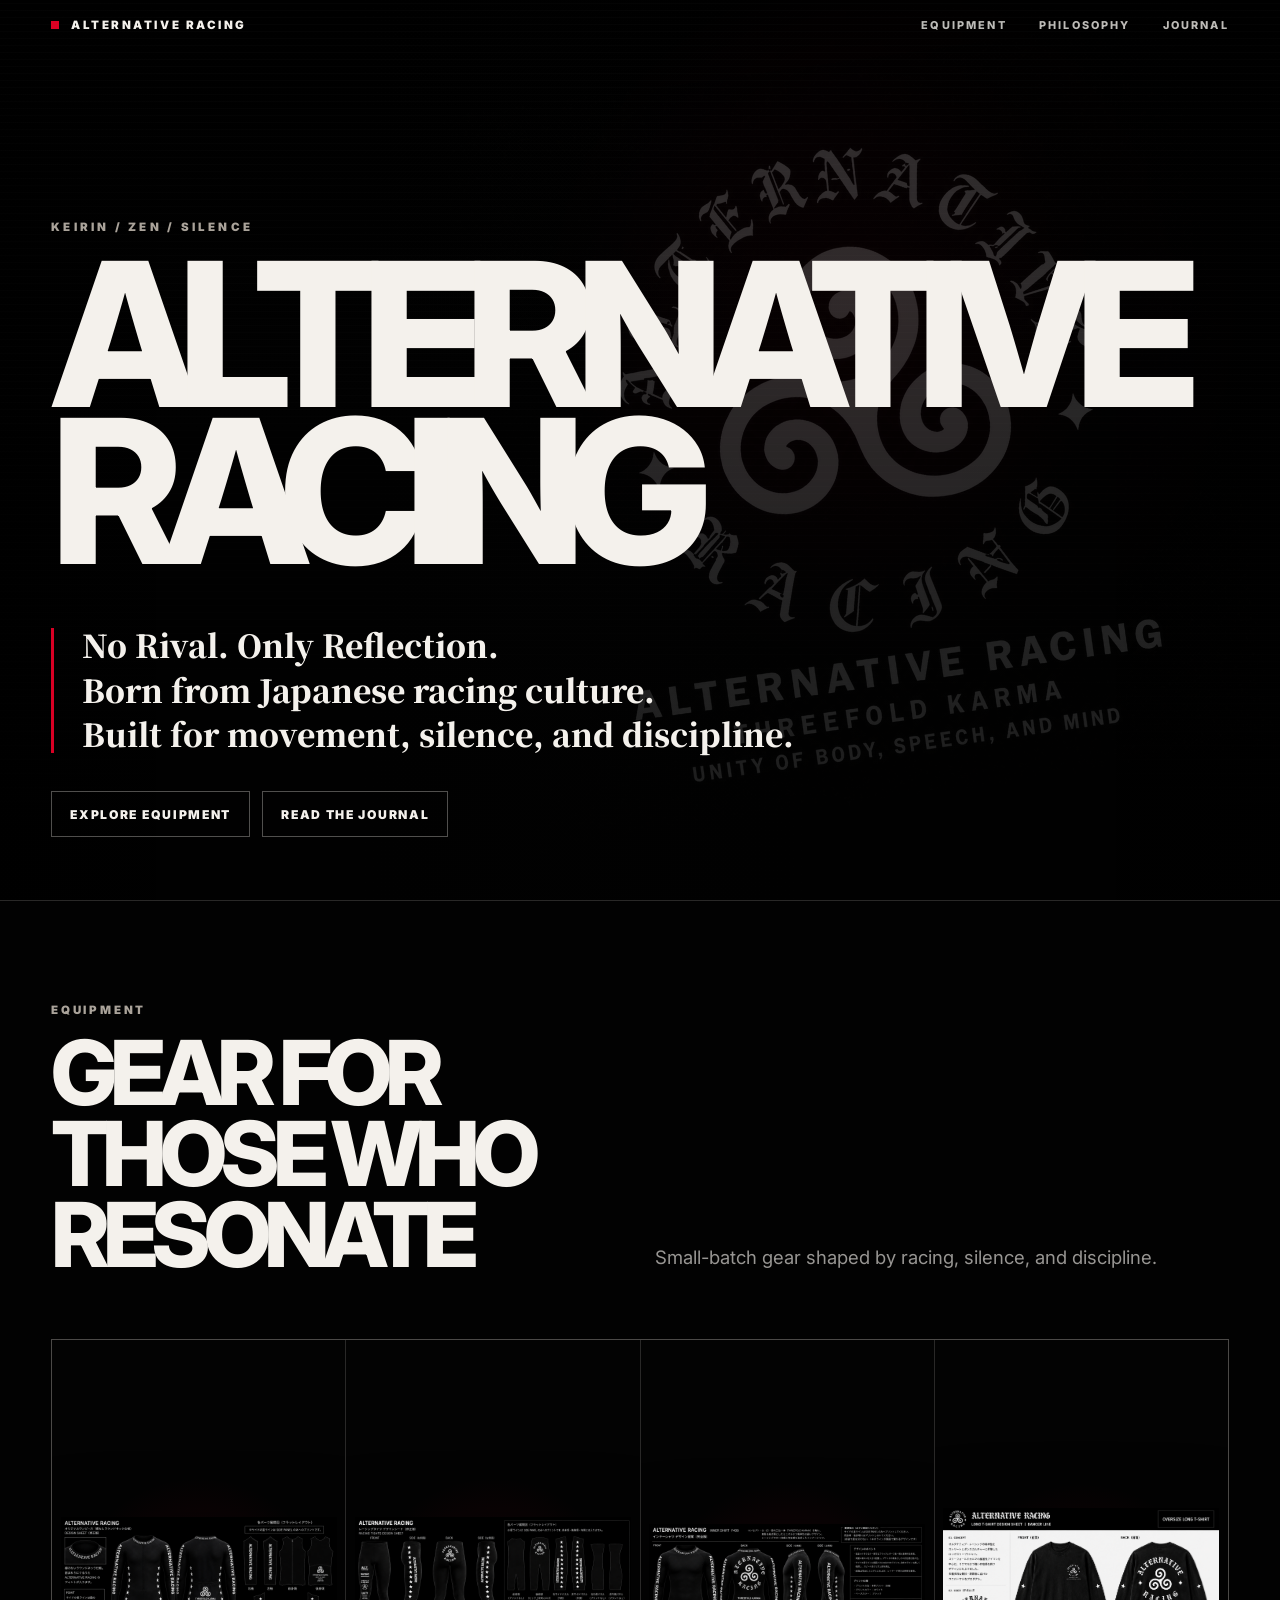
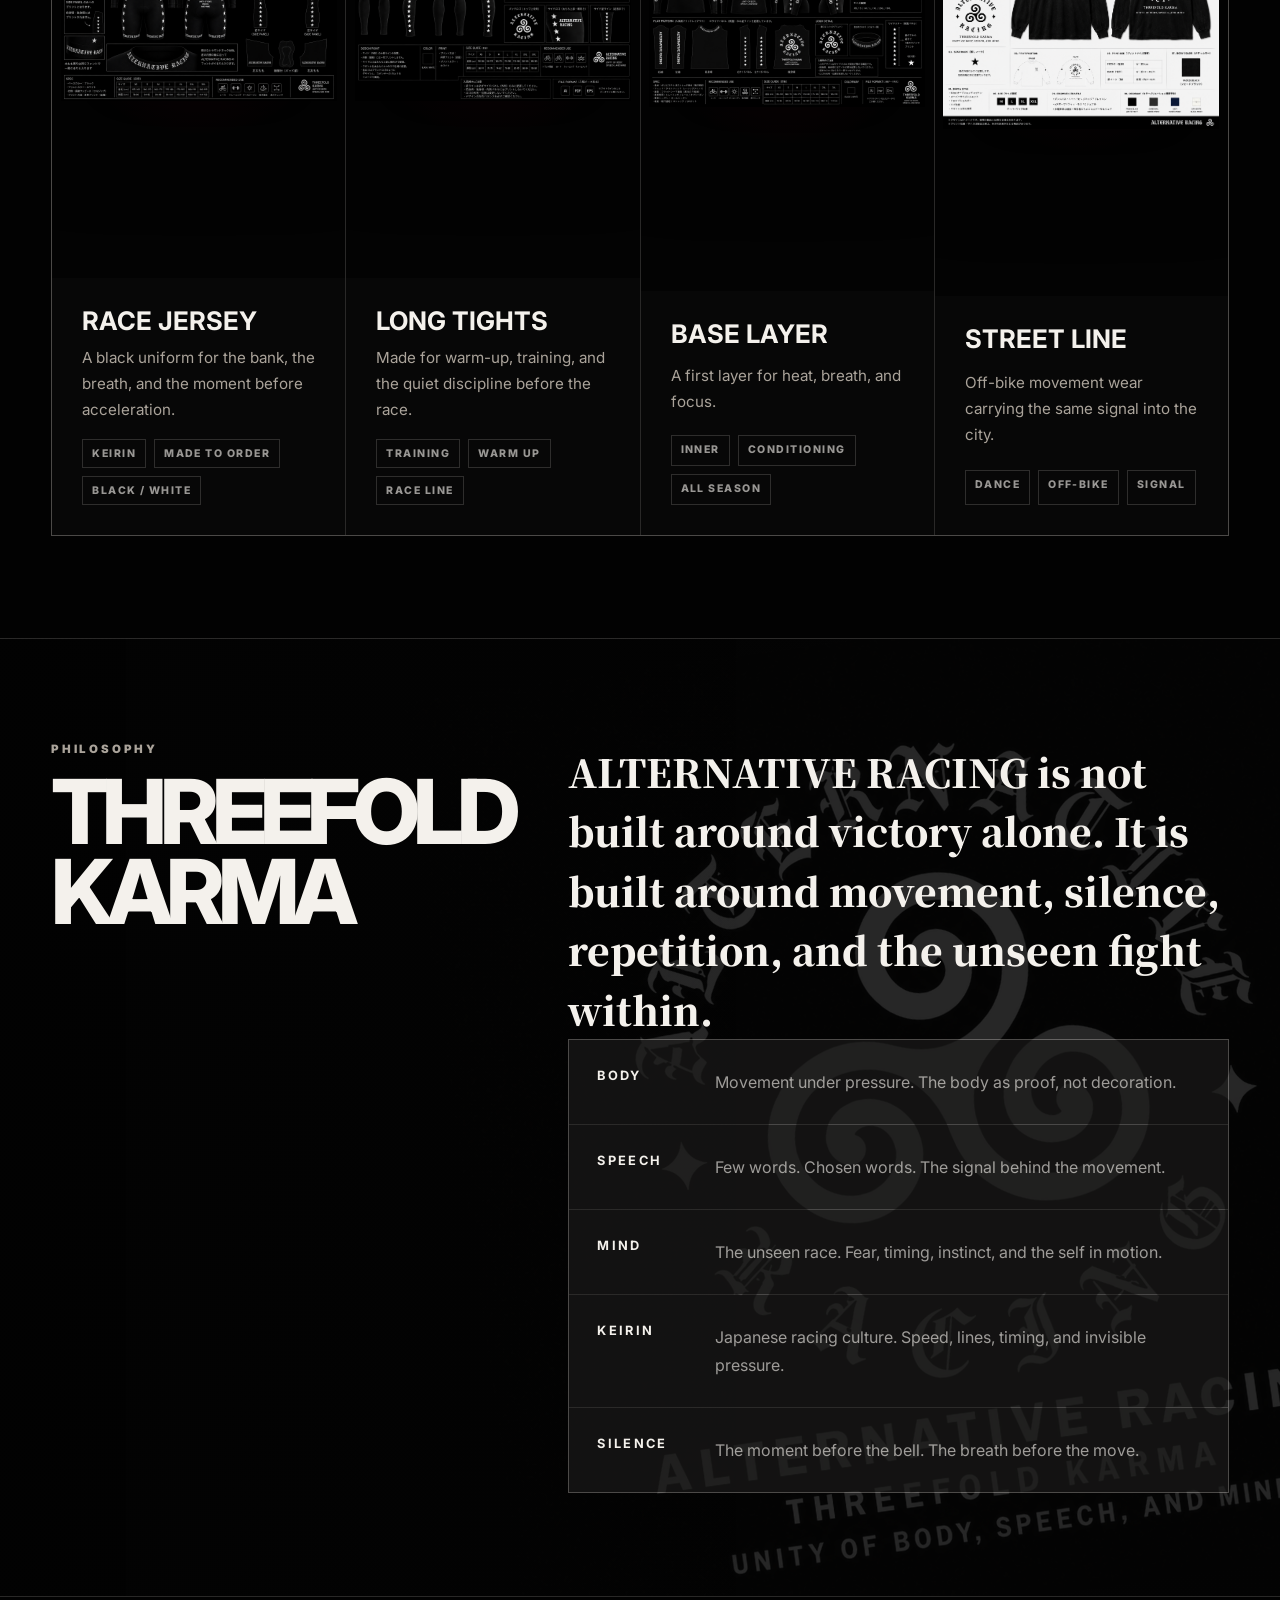
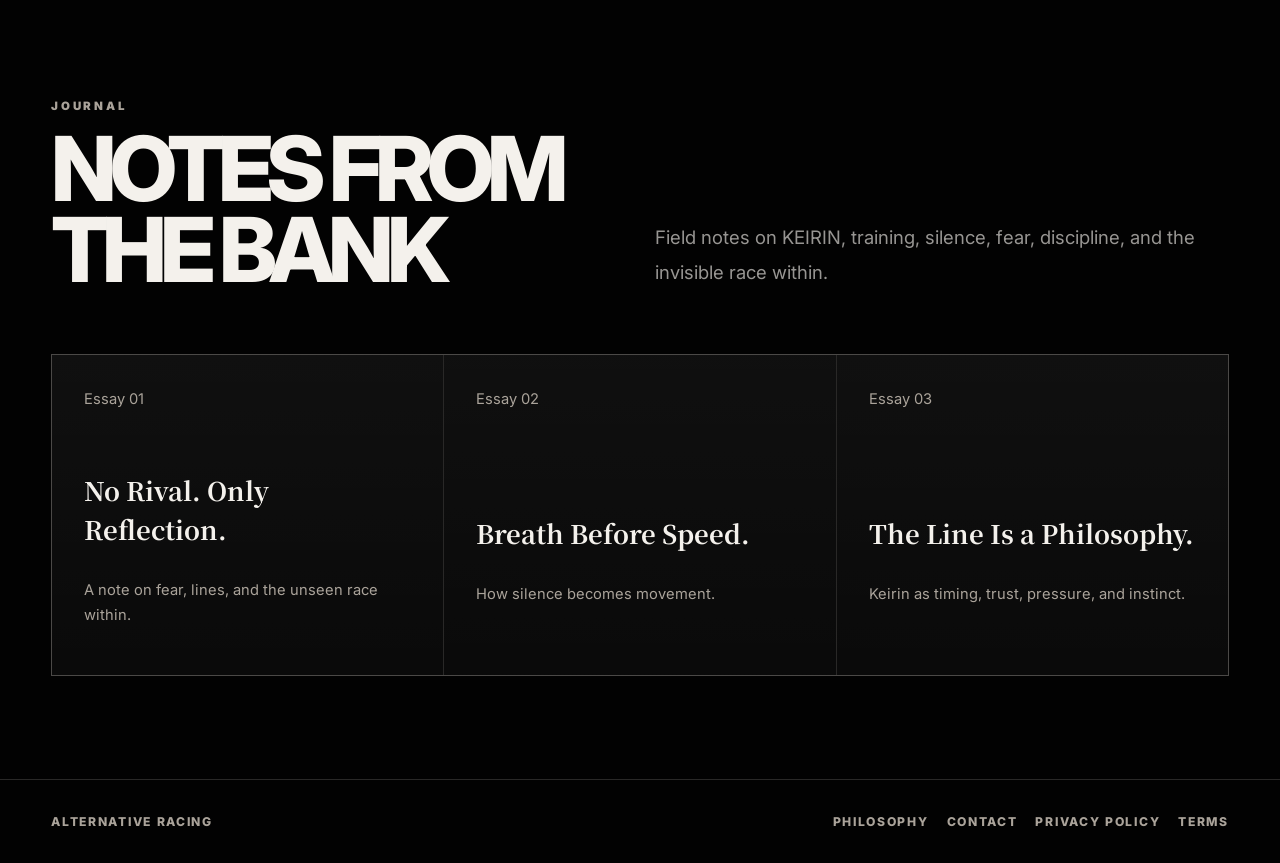
<file: index.html>
<!doctype html>
<html lang="ja">
  <head>
    <meta charset="UTF-8" />
    <meta name="viewport" content="width=device-width, initial-scale=1.0" />
    <meta
      name="description"
      content="ALTERNATIVE RACING - Independent racing media shaped by KEIRIN, silence, discipline, and Threefold Karma."
    />
    <!--
    Google AdSense placeholder:
    After approval, insert the async AdSense script here.
    Example:
    <script async src="https://pagead2.googlesyndication.com/pagead/js/adsbygoogle.js?client=ca-pub-XXXXXXXXXXXXXXX" crossorigin="anonymous"></script>
    -->
    <title>ALTERNATIVE RACING</title>
    <link rel="preconnect" href="https://fonts.googleapis.com" />
    <link rel="preconnect" href="https://fonts.gstatic.com" crossorigin />
    <link
      href="https://fonts.googleapis.com/css2?family=Inter:wght@400;500;600;700;800;900&family=Noto+Serif+JP:wght@500;700;900&display=swap"
      rel="stylesheet"
    />
    <style>
      :root {
        color-scheme: dark;
        --bg: #020202;
        --ink: #f4f1ec;
        --muted: #aaa39a;
        --dim: rgba(244, 241, 236, 0.62);
        --line: rgba(244, 241, 236, 0.16);
        --line-strong: rgba(244, 241, 236, 0.32);
        --panel: rgba(7, 7, 7, 0.68);
        --red: #d90024;
        --deep-red: rgba(217, 0, 36, 0.2);
      }

      * {
        box-sizing: border-box;
      }

      html {
        scroll-behavior: smooth;
      }

      body {
        margin: 0;
        overflow-x: hidden;
        background: var(--bg);
        color: var(--ink);
        font-family: Inter, "Helvetica Neue", Arial, sans-serif;
      }

      body::before {
        position: fixed;
        inset: 0;
        z-index: -3;
        pointer-events: none;
        content: "";
        background:
          radial-gradient(circle at 74% 12%, rgba(217, 0, 36, 0.11), transparent 30rem),
          radial-gradient(circle at 14% 70%, rgba(255, 255, 255, 0.055), transparent 26rem),
          linear-gradient(180deg, #050505 0%, #020202 52%, #080808 100%);
      }

      body::after {
        position: fixed;
        inset: 0;
        z-index: -2;
        pointer-events: none;
        content: "";
        opacity: 0.38;
        background-image:
          linear-gradient(rgba(255, 255, 255, 0.035) 1px, transparent 1px),
          linear-gradient(90deg, rgba(255, 255, 255, 0.025) 1px, transparent 1px);
        background-size: 96px 96px;
        mask-image: linear-gradient(to bottom, black, transparent 82%);
      }

      a {
        color: inherit;
      }

      img {
        display: block;
        max-width: 100%;
      }

      .site-header {
        position: fixed;
        top: 0;
        left: 0;
        right: 0;
        z-index: 20;
        display: flex;
        align-items: center;
        justify-content: space-between;
        gap: 24px;
        padding: 18px clamp(18px, 4vw, 58px);
        color: var(--ink);
        mix-blend-mode: difference;
      }

      .brand-mark {
        display: inline-flex;
        align-items: center;
        gap: 12px;
        font-size: 0.72rem;
        font-weight: 900;
        letter-spacing: 0.22em;
        text-decoration: none;
        text-transform: uppercase;
      }

      .brand-mark::before {
        width: 8px;
        height: 8px;
        content: "";
        background: var(--red);
      }

      .site-nav {
        display: flex;
        gap: clamp(14px, 2.6vw, 32px);
        font-size: 0.68rem;
        font-weight: 800;
        letter-spacing: 0.2em;
        text-transform: uppercase;
      }

      .site-nav a {
        color: var(--ink);
        text-decoration: none;
        opacity: 0.78;
      }

      .site-nav a:hover,
      .site-nav a:focus-visible {
        opacity: 1;
        outline: none;
      }

      .hero {
        position: relative;
        min-height: 100svh;
        overflow: hidden;
        isolation: isolate;
      }

      .hero-film {
        position: absolute;
        inset: 0;
        z-index: -2;
        overflow: hidden;
        background:
          linear-gradient(90deg, rgba(0, 0, 0, 0.96), rgba(0, 0, 0, 0.52) 42%, rgba(0, 0, 0, 0.92)),
          radial-gradient(circle at 70% 35%, rgba(217, 0, 36, 0.18), transparent 22rem),
          #030303;
      }

      .hero-film::before {
        position: absolute;
        top: 7%;
        right: clamp(-160px, 4vw, 120px);
        width: clamp(620px, 58vw, 1120px);
        aspect-ratio: 1;
        content: "";
        background: url("logo.png") center / contain no-repeat;
        opacity: 0.2;
        transform: rotate(-8deg);
        animation: breathe 9s ease-in-out infinite;
      }

      .hero-film::after {
        position: absolute;
        inset: 0;
        content: "";
        background:
          linear-gradient(180deg, rgba(0, 0, 0, 0.2), #020202 98%),
          repeating-linear-gradient(
            0deg,
            rgba(255, 255, 255, 0.035),
            rgba(255, 255, 255, 0.035) 1px,
            transparent 1px,
            transparent 7px
          );
        opacity: 0.45;
      }

      @keyframes breathe {
        0%,
        100% {
          opacity: 0.16;
          transform: rotate(-8deg) scale(0.98);
        }

        50% {
          opacity: 0.26;
          transform: rotate(-8deg) scale(1.04);
        }
      }

      .hero-inner {
        display: grid;
        align-content: end;
        min-height: 100svh;
        padding: clamp(96px, 12vh, 150px) clamp(18px, 4vw, 58px) clamp(34px, 7vh, 72px);
      }

      .hero-kicker {
        margin: 0 0 22px;
        color: var(--muted);
        font-size: 0.72rem;
        font-weight: 900;
        letter-spacing: 0.28em;
        text-transform: uppercase;
      }

      .hero-title {
        max-width: 11ch;
        margin: 0;
        font-size: clamp(4.8rem, 15.7vw, 15rem);
        font-weight: 800;
        line-height: 0.78;
        letter-spacing: -0.105em;
        text-transform: uppercase;
      }

      .hero-title span {
        display: block;
        white-space: nowrap;
      }

      .hero-copy {
        position: relative;
        max-width: min(940px, 92vw);
        margin: clamp(28px, 5vw, 54px) 0 0;
        padding-left: clamp(18px, 2.4vw, 34px);
        color: var(--ink);
        font-family: "Noto Serif JP", serif;
        font-size: clamp(1.45rem, 2.45vw, 2.75rem);
        font-weight: 900;
        line-height: 1.42;
      }

      .hero-copy span {
        display: block;
        width: max-content;
        max-width: 100%;
      }

      .hero-copy::before {
        position: absolute;
        top: 0.15em;
        bottom: 0.12em;
        left: 0;
        width: 3px;
        content: "";
        background: var(--red);
      }

      .hero-actions {
        display: flex;
        flex-wrap: wrap;
        gap: 12px;
        margin-top: 34px;
      }

      .button {
        display: inline-flex;
        align-items: center;
        justify-content: center;
        min-height: 46px;
        border: 1px solid var(--line-strong);
        padding: 13px 18px;
        color: var(--ink);
        font-size: 0.76rem;
        font-weight: 900;
        letter-spacing: 0.14em;
        text-decoration: none;
        text-transform: uppercase;
        background: rgba(0, 0, 0, 0.22);
        transition: background 180ms ease, border-color 180ms ease;
      }

      .button:hover,
      .button:focus-visible {
        border-color: var(--red);
        background: var(--deep-red);
        outline: none;
      }

      .section {
        padding: clamp(52px, 8vw, 122px) clamp(18px, 4vw, 58px);
        border-top: 1px solid var(--line);
      }

      .section-head {
        display: grid;
        grid-template-columns: minmax(0, 0.92fr) minmax(280px, 1fr);
        align-items: end;
        gap: clamp(28px, 6vw, 92px);
        margin-bottom: clamp(28px, 5vw, 68px);
      }

      .eyebrow {
        margin: 0 0 16px;
        color: var(--muted);
        font-size: 0.72rem;
        font-weight: 900;
        letter-spacing: 0.24em;
        text-transform: uppercase;
      }

      .section-title {
        margin: 0;
        font-size: clamp(2.6rem, 7vw, 8rem);
        font-weight: 800;
        line-height: 0.9;
        letter-spacing: -0.08em;
        text-transform: uppercase;
      }

      .lead {
        max-width: 620px;
        margin: 0;
        color: var(--dim);
        font-size: clamp(1rem, 1.45vw, 1.2rem);
        line-height: 1.9;
      }

      .product-grid {
        display: grid;
        grid-template-columns: repeat(4, minmax(0, 1fr));
        gap: 1px;
        background: var(--line);
        border: 1px solid var(--line);
      }

      .product {
        display: grid;
        min-width: 0;
        background: #070707;
      }

      .product-media {
        display: grid;
        min-height: clamp(340px, 42vw, 620px);
        place-items: center;
        overflow: hidden;
        background:
          radial-gradient(circle at center, rgba(217, 0, 36, 0.12), transparent 43%),
          #030303;
      }

      .product-media img {
        width: min(94%, 620px);
        max-height: 92%;
        object-fit: contain;
        filter: drop-shadow(0 34px 42px rgba(0, 0, 0, 0.58));
      }

      .product-copy {
        display: grid;
        gap: 12px;
        padding: clamp(20px, 3vw, 30px);
      }

      .product-copy h3 {
        margin: 0;
        font-size: clamp(1.3rem, 2vw, 1.9rem);
        line-height: 1;
        text-transform: uppercase;
      }

      .product-copy p {
        margin: 0;
        color: var(--muted);
        font-size: 0.95rem;
        line-height: 1.7;
      }

      .meta-row {
        display: flex;
        flex-wrap: wrap;
        gap: 8px;
        margin-top: 4px;
      }

      .meta-row span {
        border: 1px solid var(--line);
        padding: 7px 9px;
        color: var(--dim);
        font-size: 0.66rem;
        font-weight: 800;
        letter-spacing: 0.14em;
        text-transform: uppercase;
      }

      .world {
        position: relative;
        overflow: hidden;
        background:
          linear-gradient(90deg, rgba(2, 2, 2, 0.94), rgba(2, 2, 2, 0.52)),
          #050505;
        isolation: isolate;
      }

      .world::before {
        position: absolute;
        top: 50%;
        right: -12vw;
        z-index: -1;
        width: min(76vw, 980px);
        aspect-ratio: 1;
        content: "";
        background: url("logo.png") center / contain no-repeat;
        opacity: 0.14;
        transform: translateY(-50%) rotate(-8deg);
      }

      .world-grid {
        display: grid;
        grid-template-columns: minmax(0, 0.8fr) minmax(280px, 1.2fr);
        gap: clamp(28px, 6vw, 92px);
      }

      .world-statement {
        max-width: 760px;
        margin: 0;
        font-family: "Noto Serif JP", serif;
        font-size: clamp(1.35rem, 3vw, 3.3rem);
        font-weight: 900;
        line-height: 1.55;
      }

      .world-list {
        display: grid;
        gap: 1px;
        background: var(--line);
        border: 1px solid var(--line);
      }

      .world-item {
        display: grid;
        grid-template-columns: 10ch minmax(0, 1fr);
        gap: 18px;
        padding: clamp(18px, 3vw, 28px);
        background: rgba(0, 0, 0, 0.56);
      }

      .world-item b {
        color: var(--ink);
        font-size: 0.8rem;
        letter-spacing: 0.18em;
        text-transform: uppercase;
      }

      .world-item span {
        color: var(--dim);
        line-height: 1.75;
      }

      .journal-grid {
        display: grid;
        grid-template-columns: repeat(3, minmax(0, 1fr));
        gap: 1px;
        background: var(--line);
        border: 1px solid var(--line);
      }

      .journal-card {
        display: grid;
        gap: 28px;
        min-height: 320px;
        padding: clamp(20px, 3vw, 32px);
        color: var(--ink);
        background:
          linear-gradient(180deg, rgba(255, 255, 255, 0.035), rgba(255, 255, 255, 0.01)),
          #070707;
        text-decoration: none;
      }

      .journal-card h3 {
        margin: auto 0 0;
        font-family: "Noto Serif JP", serif;
        font-size: clamp(1.25rem, 2vw, 1.85rem);
        line-height: 1.55;
      }

      .journal-card p {
        margin: 0;
        color: var(--muted);
        font-size: 0.92rem;
        line-height: 1.7;
      }

      .site-footer {
        display: grid;
        grid-template-columns: minmax(0, 1fr) auto;
        gap: 28px;
        padding: 34px clamp(18px, 4vw, 58px);
        border-top: 1px solid var(--line);
        color: var(--muted);
        font-size: 0.76rem;
        font-weight: 800;
        letter-spacing: 0.14em;
        text-transform: uppercase;
      }

      .footer-links {
        display: flex;
        flex-wrap: wrap;
        justify-content: flex-end;
        gap: 18px;
      }

      .footer-links a {
        color: var(--muted);
        text-decoration: none;
      }

      .footer-links a:hover,
      .footer-links a:focus-visible {
        color: var(--ink);
        outline: none;
      }

      .ads-wrapper {
        margin: clamp(32px, 5vw, 64px) 0;
        padding: clamp(18px, 3vw, 28px);
        border: 1px dashed var(--line-strong);
        background: var(--panel);
        color: var(--muted);
        font-size: 0.72rem;
        font-weight: 800;
        letter-spacing: 0.14em;
        text-align: center;
        text-transform: uppercase;
      }

      .ads-wrapper span {
        opacity: 0.75;
      }

      @media (max-width: 980px) {
        .section-head,
        .world-grid {
          grid-template-columns: 1fr;
        }

        .product-grid,
        .journal-grid {
          grid-template-columns: repeat(2, minmax(0, 1fr));
        }

        .site-nav {
          display: none;
        }
      }

      @media (max-width: 620px) {
        .hero-title {
          font-size: clamp(4rem, 21vw, 6.5rem);
          line-height: 0.84;
        }

        .hero-film::before {
          top: 16%;
          right: -42vw;
          width: 118vw;
        }

        .hero-copy {
          max-width: 20rem;
          font-size: 1.22rem;
        }

        .product-media {
          min-height: 360px;
        }

        .product-grid,
        .journal-grid {
          grid-template-columns: 1fr;
        }

        .world-item {
          grid-template-columns: 1fr;
        }

        .site-footer {
          grid-template-columns: 1fr;
        }
      }
    </style>
  </head>
  <body>
    <header class="site-header">
      <a class="brand-mark" href="index.html#top">Alternative Racing</a>
      <nav class="site-nav" aria-label="Primary navigation">
        <a href="index.html#equipment">Equipment</a>
        <a href="philosophy.html">Philosophy</a>
        <a href="journal/">Journal</a>
      </nav>
    </header>

    <main id="top">
      <section class="hero" aria-label="ALTERNATIVE RACING hero">
        <div class="hero-film" aria-hidden="true"></div>
        <div class="hero-inner">
          <p class="hero-kicker">KEIRIN / ZEN / SILENCE</p>
          <h1 class="hero-title">
            <span>ALTERNATIVE</span>
            <span>RACING</span>
          </h1>
          <p class="hero-copy">
            <span>No Rival. Only Reflection.</span>
            <span>Born from Japanese racing culture.</span>
            <span>Built for movement, silence, and discipline.</span>
          </p>
          <div class="hero-actions">
            <a class="button" href="index.html#equipment">Explore Equipment</a>
            <a class="button" href="journal/">Read the Journal</a>
          </div>
        </div>
      </section>

      <section class="section" id="equipment" aria-label="Equipment">
        <div class="section-head">
          <div>
            <p class="eyebrow">Equipment</p>
            <h2 class="section-title">Gear for those who resonate</h2>
          </div>
          <p class="lead">
            Small-batch gear shaped by racing, silence, and discipline.
          </p>
        </div>

        <div class="product-grid">
          <article class="product">
            <div class="product-media">
              <img src="jersey.png" alt="ALTERNATIVE RACING one-piece jersey" />
            </div>
            <div class="product-copy">
              <h3>Race Jersey</h3>
              <p>A black uniform for the bank, the breath, and the moment before acceleration.</p>
              <div class="meta-row">
                <span>Keirin</span>
                <span>Made to order</span>
                <span>Black / White</span>
              </div>
            </div>
          </article>

          <article class="product">
            <div class="product-media">
              <img src="assets/racing-tights.png" alt="ALTERNATIVE RACING long tights design" />
            </div>
            <div class="product-copy">
              <h3>Long Tights</h3>
              <p>Made for warm-up, training, and the quiet discipline before the race.</p>
              <div class="meta-row">
                <span>Training</span>
                <span>Warm up</span>
                <span>Race line</span>
              </div>
            </div>
          </article>

          <article class="product">
            <div class="product-media">
              <img src="assets/base-layer-design.png" alt="ALTERNATIVE RACING base layer design" />
            </div>
            <div class="product-copy">
              <h3>Base Layer</h3>
              <p>A first layer for heat, breath, and focus.</p>
              <div class="meta-row">
                <span>Inner</span>
                <span>Conditioning</span>
                <span>All season</span>
              </div>
            </div>
          </article>

          <article class="product">
            <div class="product-media">
              <img src="assets/off-bike-design.png" alt="ALTERNATIVE RACING street line design" />
            </div>
            <div class="product-copy">
              <h3>Street Line</h3>
              <p>Off-bike movement wear carrying the same signal into the city.</p>
              <div class="meta-row">
                <span>Dance</span>
                <span>Off-bike</span>
                <span>Signal</span>
              </div>
            </div>
          </article>
        </div>
      </section>

      <section class="section world" id="philosophy-preview" aria-label="Philosophy preview">
        <div class="world-grid">
          <div>
            <p class="eyebrow">Philosophy</p>
            <h2 class="section-title">Threefold Karma</h2>
          </div>
          <div>
            <p class="world-statement">
              ALTERNATIVE RACING is not built around victory alone.
              It is built around movement, silence, repetition, and the unseen fight within.
            </p>
            <div class="world-list" aria-label="Philosophy signals">
              <div class="world-item">
                <b>Body</b>
                <span>Movement under pressure. The body as proof, not decoration.</span>
              </div>
              <div class="world-item">
                <b>Speech</b>
                <span>Few words. Chosen words. The signal behind the movement.</span>
              </div>
              <div class="world-item">
                <b>Mind</b>
                <span>The unseen race. Fear, timing, instinct, and the self in motion.</span>
              </div>
              <div class="world-item">
                <b>Keirin</b>
                <span>Japanese racing culture. Speed, lines, timing, and invisible pressure.</span>
              </div>
              <div class="world-item">
                <b>Silence</b>
                <span>The moment before the bell. The breath before the move.</span>
              </div>
            </div>
          </div>
        </div>
      </section>

      <section class="section" id="journal-preview" aria-label="Journal preview">
        <div class="section-head">
          <div>
            <p class="eyebrow">Journal</p>
            <h2 class="section-title">Notes from the Bank</h2>
          </div>
          <p class="lead">
            Field notes on KEIRIN, training, silence, fear, discipline, and the invisible race within.
          </p>
        </div>

        <div class="journal-grid">
          <a class="journal-card" href="journal/essay-01.html">
            <p>Essay 01</p>
            <h3>No Rival. Only Reflection.</h3>
            <p>A note on fear, lines, and the unseen race within.</p>
          </a>
          <a class="journal-card" href="journal/essay-02.html">
            <p>Essay 02</p>
            <h3>Breath Before Speed.</h3>
            <p>How silence becomes movement.</p>
          </a>
          <a class="journal-card" href="journal/essay-03.html">
            <p>Essay 03</p>
            <h3>The Line Is a Philosophy.</h3>
            <p>Keirin as timing, trust, pressure, and instinct.</p>
          </a>
        </div>
      </section>

    </main>

    <footer class="site-footer">
      <span>ALTERNATIVE RACING</span>
      <nav class="footer-links" aria-label="Footer navigation">
        <a href="philosophy.html">PHILOSOPHY</a>
        <a href="contact.html">CONTACT</a>
        <a href="privacy.html">PRIVACY POLICY</a>
        <a href="terms.html">TERMS</a>
      </nav>
    </footer>
  </body>
</html>
</file>
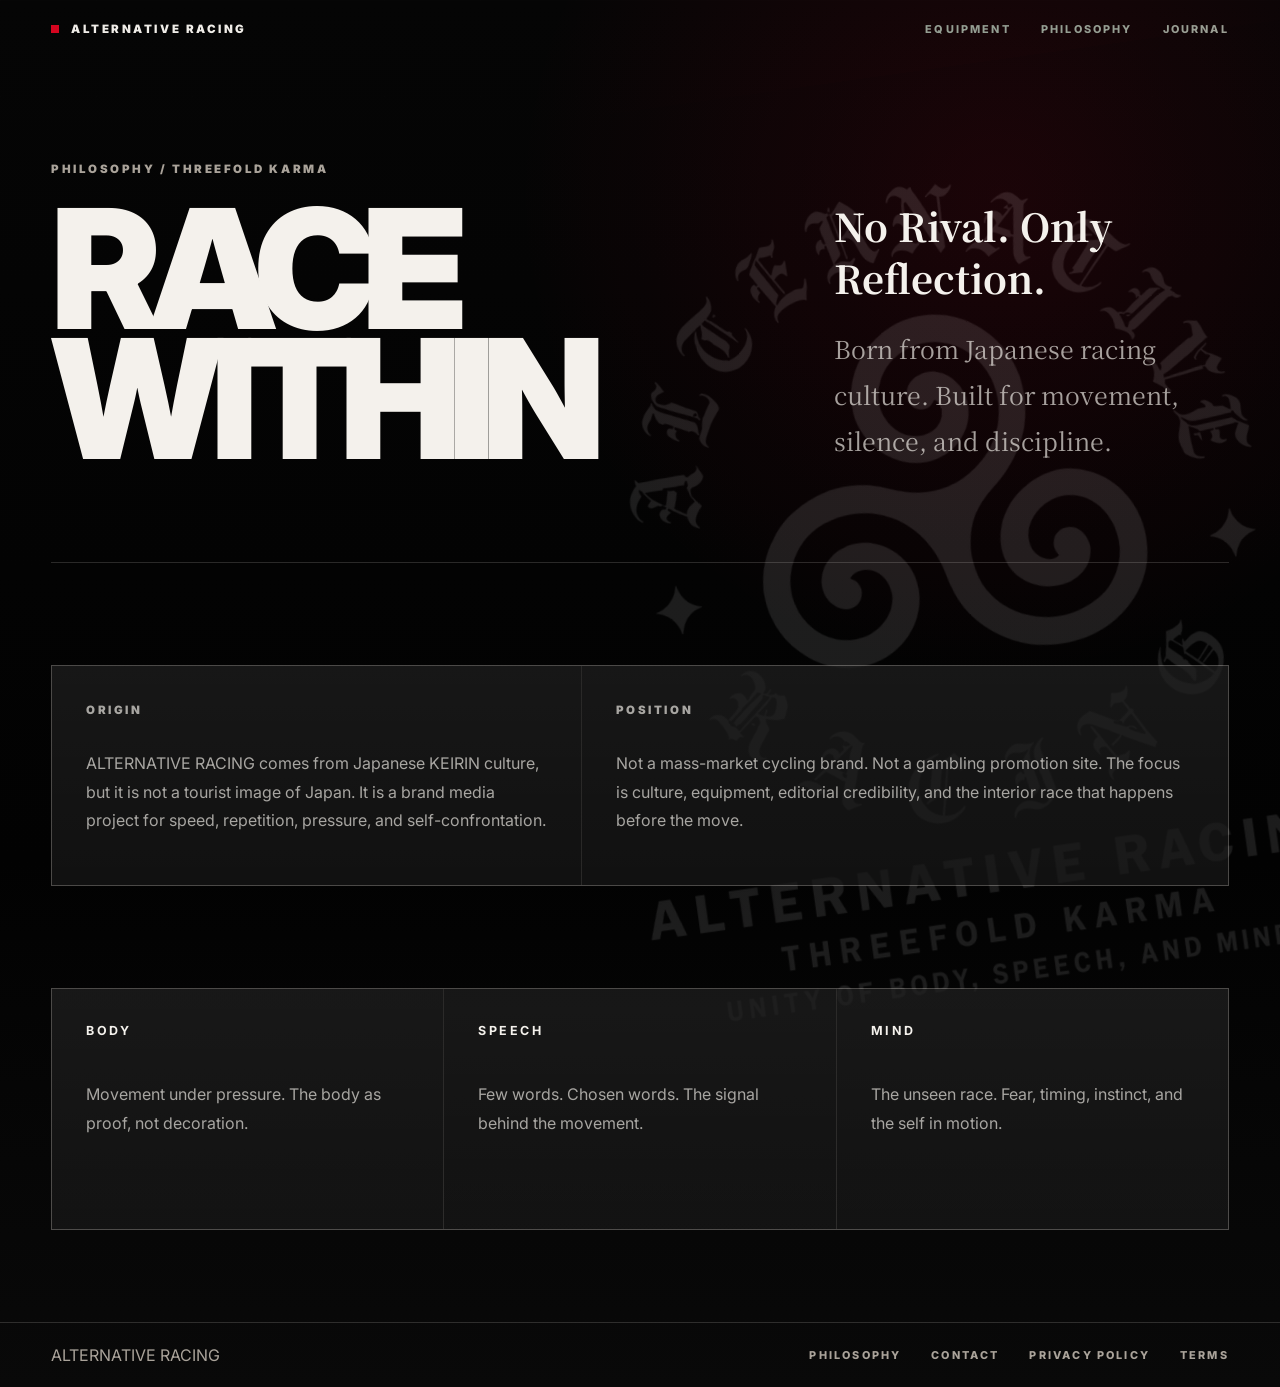
<file: about/index.html>
<!doctype html>
<html lang="ja">
  <head>
    <meta charset="UTF-8" />
    <meta name="viewport" content="width=device-width, initial-scale=1.0" />
    <meta http-equiv="refresh" content="0; url=../philosophy.html" />
    <meta
      name="description"
      content="ALTERNATIVE RACINGの思想と運動性について。競争ではなく、自分自身との対峙を軸にしたブランドメディア。"
    />
    <title>About the Movement | ALTERNATIVE RACING</title>
    <link rel="preconnect" href="https://fonts.googleapis.com" />
    <link rel="preconnect" href="https://fonts.gstatic.com" crossorigin />
    <link
      href="https://fonts.googleapis.com/css2?family=Inter:wght@400;500;600;700;800;900&family=Noto+Serif+JP:wght@500;700;900&display=swap"
      rel="stylesheet"
    />
    <style>
      :root {
        color-scheme: dark;
        --bg: #020202;
        --ink: #f4f1ec;
        --muted: #aaa39a;
        --dim: rgba(244, 241, 236, 0.64);
        --line: rgba(244, 241, 236, 0.16);
        --red: #d90024;
      }

      * {
        box-sizing: border-box;
      }

      html {
        scroll-behavior: smooth;
      }

      body {
        margin: 0;
        min-height: 100vh;
        overflow-x: hidden;
        background:
          radial-gradient(circle at 78% 12%, rgba(217, 0, 36, 0.12), transparent 32rem),
          linear-gradient(180deg, #050505 0%, #020202 58%, #090909 100%);
        color: var(--ink);
        font-family: Inter, "Helvetica Neue", Arial, sans-serif;
      }

      body::before {
        position: fixed;
        inset: 0;
        z-index: -2;
        pointer-events: none;
        content: "";
        opacity: 0.34;
        background-image:
          linear-gradient(rgba(255, 255, 255, 0.035) 1px, transparent 1px),
          linear-gradient(90deg, rgba(255, 255, 255, 0.025) 1px, transparent 1px);
        background-size: 96px 96px;
        mask-image: linear-gradient(to bottom, black, transparent 84%);
      }

      body::after {
        position: fixed;
        top: 8vh;
        right: -12vw;
        z-index: -1;
        width: min(82vw, 980px);
        aspect-ratio: 1;
        content: "";
        background: url("../logo.png") center / contain no-repeat;
        opacity: 0.12;
        transform: rotate(-8deg);
      }

      a {
        color: inherit;
      }

      .site-header,
      .site-footer {
        display: flex;
        align-items: center;
        justify-content: space-between;
        gap: 24px;
        padding: 22px clamp(18px, 4vw, 58px);
      }

      .site-header {
        position: fixed;
        inset: 0 0 auto;
        z-index: 20;
        mix-blend-mode: difference;
      }

      .brand-mark {
        display: inline-flex;
        align-items: center;
        gap: 12px;
        font-size: 0.72rem;
        font-weight: 900;
        letter-spacing: 0.22em;
        text-decoration: none;
        text-transform: uppercase;
      }

      .brand-mark::before {
        width: 8px;
        height: 8px;
        content: "";
        background: var(--red);
      }

      .site-nav,
      .footer-links {
        display: flex;
        flex-wrap: wrap;
        gap: clamp(14px, 2.4vw, 30px);
        font-size: 0.68rem;
        font-weight: 800;
        letter-spacing: 0.2em;
        text-transform: uppercase;
      }

      .site-nav a,
      .footer-links a {
        color: var(--muted);
        text-decoration: none;
      }

      .site-nav a:hover,
      .site-nav a:focus-visible,
      .footer-links a:hover,
      .footer-links a:focus-visible {
        color: var(--ink);
        outline: none;
      }

      main {
        padding: clamp(120px, 18vh, 190px) clamp(18px, 4vw, 58px) 84px;
      }

      .page-hero {
        display: grid;
        grid-template-columns: minmax(0, 1fr) minmax(300px, 0.7fr);
        gap: clamp(36px, 7vw, 110px);
        align-items: end;
        min-height: 72svh;
        border-bottom: 1px solid var(--line);
        padding-bottom: clamp(40px, 8vw, 96px);
      }

      .eyebrow {
        margin: 0 0 28px;
        color: var(--muted);
        font-size: 0.72rem;
        font-weight: 900;
        letter-spacing: 0.22em;
        text-transform: uppercase;
      }

      h1 {
        max-width: 10ch;
        margin: 0;
        font-size: clamp(4.4rem, 13vw, 12rem);
        font-weight: 900;
        line-height: 0.78;
        letter-spacing: -0.08em;
        text-transform: uppercase;
      }

      .lead {
        margin: 0;
        color: var(--ink);
        font-family: "Noto Serif JP", serif;
        font-size: clamp(1.35rem, 3vw, 2.7rem);
        font-weight: 900;
        line-height: 1.55;
      }

      .content {
        display: grid;
        grid-template-columns: minmax(0, 0.85fr) minmax(0, 1.15fr);
        gap: clamp(32px, 7vw, 110px);
        padding-top: clamp(56px, 9vw, 110px);
      }

      .content h2 {
        margin: 0;
        font-size: clamp(1.35rem, 3vw, 2.4rem);
        line-height: 1.12;
        letter-spacing: -0.04em;
        text-transform: uppercase;
      }

      .prose {
        display: grid;
        gap: 26px;
        color: var(--dim);
        font-family: "Noto Serif JP", serif;
        font-size: clamp(1rem, 1.5vw, 1.12rem);
        line-height: 2.05;
      }

      .prose p {
        margin: 0;
      }

      .rule-list {
        display: grid;
        gap: 1px;
        margin-top: 46px;
        border: 1px solid var(--line);
        background: var(--line);
      }

      .rule-list div {
        display: grid;
        grid-template-columns: 12ch minmax(0, 1fr);
        gap: 18px;
        padding: 22px;
        background: rgba(0, 0, 0, 0.62);
      }

      .rule-list b {
        color: var(--ink);
        font-size: 0.76rem;
        letter-spacing: 0.18em;
        text-transform: uppercase;
      }

      .rule-list span {
        color: var(--dim);
        line-height: 1.8;
      }

      .site-footer {
        border-top: 1px solid var(--line);
        color: var(--muted);
      }

      @media (max-width: 860px) {
        .site-nav {
          display: none;
        }

        .page-hero,
        .content {
          grid-template-columns: 1fr;
        }

        h1 {
          font-size: clamp(4rem, 21vw, 7rem);
        }

        .rule-list div {
          grid-template-columns: 1fr;
        }
      }
    </style>
  </head>
  <body>
    <header class="site-header">
      <a class="brand-mark" href="../">Alternative Racing</a>
      <nav class="site-nav" aria-label="Primary navigation">
        <a href="../#products">Products</a>
        <a href="../#world">World</a>
        <a href="../#journal">Journal</a>
        <a href="../contact/">Contact</a>
      </nav>
    </header>

    <main>
      <section class="page-hero" aria-label="About the Movement">
        <div>
          <p class="eyebrow">About the Movement</p>
          <h1>Race Within</h1>
        </div>
        <p class="lead">
          対戦相手などいない。戦っているのは、自分自身だ。
        </p>
      </section>

      <section class="content" aria-label="ALTERNATIVE RACING philosophy">
        <div>
          <p class="eyebrow">Philosophy</p>
          <h2>競争ではなく、対峙のためのレース。</h2>
        </div>
        <div>
          <div class="prose">
            <p>
              ALTERNATIVE RACINGとは、他者との競争ではなく、自分自身との対峙を目的とした精神的レースである。
            </p>
            <p>
              人は「身・口・意」によって現実を創る。行動、言葉、思考。そのすべてを一致させ、磨き上げることで、初めて本来の力は解放される。
            </p>
            <p>
              競技の中で戦っている相手は、他者ではない。恐れ、弱さ、迷いという、自分自身の内なる存在そのものだ。
            </p>
            <p>
              心を整え、言葉を選び、行動で証明する。その積み重ねこそがカルマを形成し、未来を変える。
            </p>
          </div>

          <div class="rule-list">
            <div>
              <b>Gear</b>
              <span>思想に共鳴した者がまとうもの。販売物である前に、精神性への参加証として存在する。</span>
            </div>
            <div>
              <b>World</b>
              <span>哲学を映像、物語、キャラクター、断片として具現化する場所。まだ名前を出さず、匂いだけを残す。</span>
            </div>
            <div>
              <b>Journal</b>
              <span>競輪、精神性、身体、言葉、文化を活字として語るブランドメディア。</span>
            </div>
          </div>
        </div>
      </section>
    </main>

    <footer class="site-footer">
      <span>ALTERNATIVE RACING</span>
      <nav class="footer-links" aria-label="Footer navigation">
        <a href="../about/">ABOUT</a>
        <a href="../contact/">CONTACT</a>
        <a href="../privacy/">POLICY</a>
      </nav>
    </footer>
  </body>
</html>
</file>
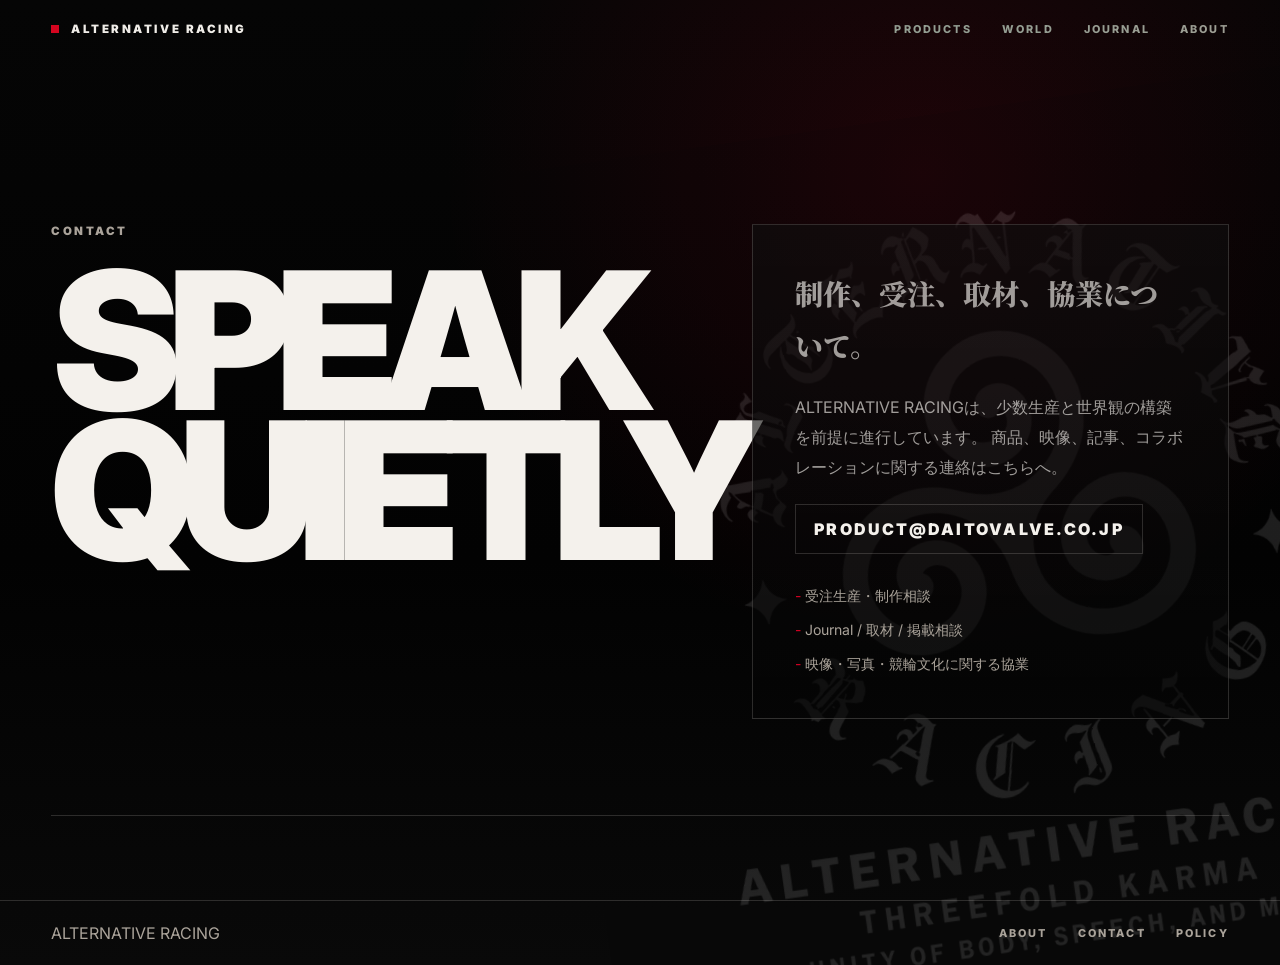
<file: contact/index.html>
<!doctype html>
<html lang="ja">
  <head>
    <meta charset="UTF-8" />
    <meta name="viewport" content="width=device-width, initial-scale=1.0" />
    <meta
      name="description"
      content="ALTERNATIVE RACINGへの問い合わせページ。制作、受注、取材、協業について。"
    />
    <title>Contact | ALTERNATIVE RACING</title>
    <link rel="preconnect" href="https://fonts.googleapis.com" />
    <link rel="preconnect" href="https://fonts.gstatic.com" crossorigin />
    <link
      href="https://fonts.googleapis.com/css2?family=Inter:wght@400;500;600;700;800;900&family=Noto+Serif+JP:wght@500;700;900&display=swap"
      rel="stylesheet"
    />
    <style>
      :root {
        color-scheme: dark;
        --bg: #020202;
        --ink: #f4f1ec;
        --muted: #aaa39a;
        --dim: rgba(244, 241, 236, 0.64);
        --line: rgba(244, 241, 236, 0.16);
        --red: #d90024;
      }

      * {
        box-sizing: border-box;
      }

      body {
        margin: 0;
        min-height: 100vh;
        background:
          radial-gradient(circle at 72% 18%, rgba(217, 0, 36, 0.12), transparent 30rem),
          linear-gradient(180deg, #050505 0%, #020202 58%, #090909 100%);
        color: var(--ink);
        font-family: Inter, "Helvetica Neue", Arial, sans-serif;
      }

      body::before {
        position: fixed;
        top: 12vh;
        right: -14vw;
        z-index: -1;
        width: min(78vw, 900px);
        aspect-ratio: 1;
        content: "";
        background: url("../logo.png") center / contain no-repeat;
        opacity: 0.11;
        transform: rotate(-8deg);
      }

      a {
        color: inherit;
      }

      .site-header,
      .site-footer {
        display: flex;
        align-items: center;
        justify-content: space-between;
        gap: 24px;
        padding: 22px clamp(18px, 4vw, 58px);
      }

      .site-header {
        position: fixed;
        inset: 0 0 auto;
        z-index: 20;
        mix-blend-mode: difference;
      }

      .brand-mark {
        display: inline-flex;
        align-items: center;
        gap: 12px;
        font-size: 0.72rem;
        font-weight: 900;
        letter-spacing: 0.22em;
        text-decoration: none;
        text-transform: uppercase;
      }

      .brand-mark::before {
        width: 8px;
        height: 8px;
        content: "";
        background: var(--red);
      }

      .site-nav,
      .footer-links {
        display: flex;
        flex-wrap: wrap;
        gap: clamp(14px, 2.4vw, 30px);
        font-size: 0.68rem;
        font-weight: 800;
        letter-spacing: 0.2em;
        text-transform: uppercase;
      }

      .site-nav a,
      .footer-links a {
        color: var(--muted);
        text-decoration: none;
      }

      .site-nav a:hover,
      .site-nav a:focus-visible,
      .footer-links a:hover,
      .footer-links a:focus-visible {
        color: var(--ink);
        outline: none;
      }

      main {
        display: grid;
        align-items: end;
        min-height: 100svh;
        padding: clamp(120px, 18vh, 190px) clamp(18px, 4vw, 58px) 84px;
      }

      .contact {
        display: grid;
        grid-template-columns: minmax(0, 1fr) minmax(300px, 0.78fr);
        gap: clamp(36px, 7vw, 110px);
        border-bottom: 1px solid var(--line);
        padding-bottom: clamp(44px, 8vw, 96px);
      }

      .eyebrow {
        margin: 0 0 28px;
        color: var(--muted);
        font-size: 0.72rem;
        font-weight: 900;
        letter-spacing: 0.22em;
        text-transform: uppercase;
      }

      h1 {
        margin: 0;
        font-size: clamp(4.6rem, 15vw, 13rem);
        font-weight: 900;
        line-height: 0.78;
        letter-spacing: -0.08em;
        text-transform: uppercase;
      }

      .lead {
        margin: 0 0 34px;
        color: var(--ink);
        font-family: "Noto Serif JP", serif;
        font-size: clamp(1.2rem, 2.2vw, 2rem);
        font-weight: 900;
        line-height: 1.65;
      }

      .contact-panel {
        display: grid;
        gap: 22px;
        align-self: end;
        padding: clamp(24px, 4vw, 42px);
        border: 1px solid var(--line);
        background:
          linear-gradient(180deg, rgba(255, 255, 255, 0.035), rgba(255, 255, 255, 0.01)),
          rgba(0, 0, 0, 0.58);
      }

      .contact-panel p {
        margin: 0;
        color: var(--dim);
        line-height: 1.85;
      }

      .contact-link {
        display: inline-flex;
        width: fit-content;
        border: 1px solid var(--line);
        padding: 14px 18px;
        color: var(--ink);
        font-weight: 900;
        letter-spacing: 0.14em;
        text-decoration: none;
        text-transform: uppercase;
      }

      .contact-link:hover,
      .contact-link:focus-visible {
        border-color: var(--red);
        outline: none;
      }

      .note-list {
        display: grid;
        gap: 10px;
        padding: 0;
        margin: 8px 0 0;
        color: var(--muted);
        font-size: 0.88rem;
        line-height: 1.7;
        list-style: none;
      }

      .note-list li::before {
        color: var(--red);
        content: "- ";
      }

      .site-footer {
        border-top: 1px solid var(--line);
        color: var(--muted);
      }

      @media (max-width: 860px) {
        .site-nav {
          display: none;
        }

        .contact {
          grid-template-columns: 1fr;
        }

        h1 {
          font-size: clamp(4rem, 22vw, 7.5rem);
        }
      }
    </style>
  </head>
  <body>
    <header class="site-header">
      <a class="brand-mark" href="../">Alternative Racing</a>
      <nav class="site-nav" aria-label="Primary navigation">
        <a href="../#products">Products</a>
        <a href="../#world">World</a>
        <a href="../#journal">Journal</a>
        <a href="../about/">About</a>
      </nav>
    </header>

    <main>
      <section class="contact" aria-label="Contact">
        <div>
          <p class="eyebrow">Contact</p>
          <h1>Speak Quietly</h1>
        </div>
        <div class="contact-panel">
          <p class="lead">制作、受注、取材、協業について。</p>
          <p>
            ALTERNATIVE RACINGは、少数生産と世界観の構築を前提に進行しています。
            商品、映像、記事、コラボレーションに関する連絡はこちらへ。
          </p>
          <a class="contact-link" href="mailto:product@daitovalve.co.jp">product@daitovalve.co.jp</a>
          <ul class="note-list">
            <li>受注生産・制作相談</li>
            <li>Journal / 取材 / 掲載相談</li>
            <li>映像・写真・競輪文化に関する協業</li>
          </ul>
        </div>
      </section>
    </main>

    <footer class="site-footer">
      <span>ALTERNATIVE RACING</span>
      <nav class="footer-links" aria-label="Footer navigation">
        <a href="../about/">ABOUT</a>
        <a href="../contact/">CONTACT</a>
        <a href="../privacy/">POLICY</a>
      </nav>
    </footer>
  </body>
</html>
</file>
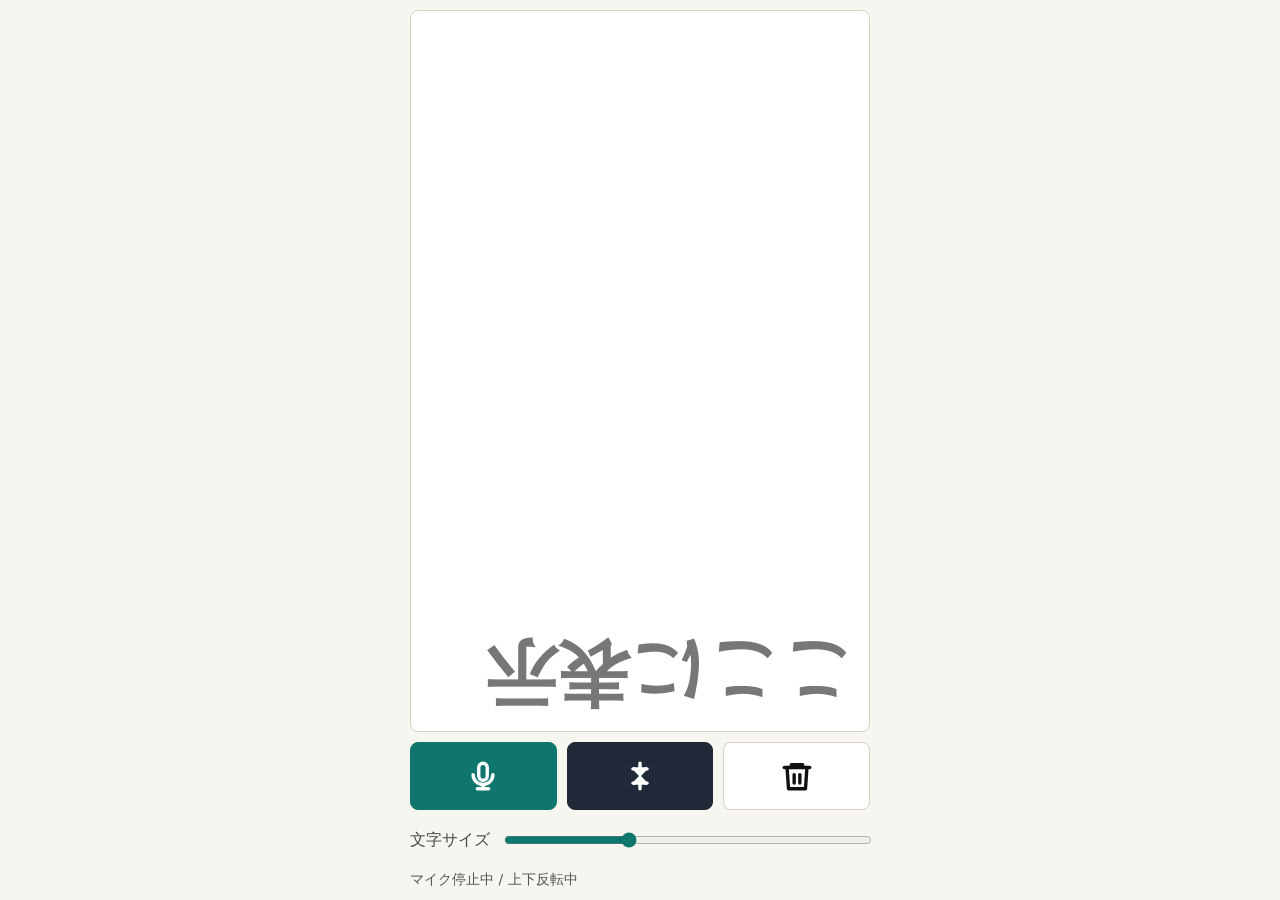
<file: hitsudan-board/index.html>
<!doctype html>
<html lang="ja">
  <head>
    <meta charset="utf-8">
    <meta name="viewport" content="width=device-width, initial-scale=1, viewport-fit=cover, user-scalable=no">
    <title>筆談ボード</title>
    <meta name="theme-color" content="#0f766e">
    <meta name="description" content="スマホChrome向けの筆談ボード">
    <link rel="manifest" href="manifest.webmanifest?v=24">
    <link rel="icon" href="icon.svg" type="image/svg+xml">
    <link rel="apple-touch-icon" href="icon.svg">
    <link rel="stylesheet" href="styles.css?v=24">
  </head>
  <body>
    <main class="app flipped">
      <section class="display" aria-live="polite" aria-label="相手に見せる文字">
        <textarea id="messageInput" autocomplete="off" spellcheck="false" inputmode="text" placeholder="ここに表示"></textarea>
      </section>

      <section class="controls" aria-label="操作">
        <button id="micButton" class="icon-button mic" type="button" aria-label="音声入力">
          <svg aria-hidden="true" viewBox="0 0 24 24">
            <path d="M12 3a3 3 0 0 0-3 3v6a3 3 0 0 0 6 0V6a3 3 0 0 0-3-3Z"/>
            <path d="M5 11a7 7 0 0 0 14 0"/>
            <path d="M12 18v3"/>
            <path d="M8 21h8"/>
          </svg>
        </button>
        <button id="flipButton" class="icon-button active" type="button" aria-label="上下反転">
          <svg aria-hidden="true" viewBox="0 0 24 24">
            <path d="M7 7h10"/>
            <path d="M12 3v8"/>
            <path d="M8 7l4 4 4-4"/>
            <path d="M17 17H7"/>
            <path d="M12 21v-8"/>
            <path d="M16 17l-4-4-4 4"/>
          </svg>
        </button>
        <button id="clearButton" class="icon-button" type="button" aria-label="リセット">
          <svg aria-hidden="true" viewBox="0 0 24 24">
            <path d="M3 6h18"/>
            <path d="M8 6V4h8v2"/>
            <path d="M19 6l-1 15H6L5 6"/>
            <path d="M10 11v6"/>
            <path d="M14 11v6"/>
          </svg>
        </button>
        <label>
          文字サイズ
          <input id="fontRange" type="range" min="18" max="180" value="72">
        </label>
      </section>

      <p id="speechStatus" class="status">マイク停止中 / 上下反転中</p>
    </main>

    <script src="app.js?v=26"></script>
  </body>
</html>
</file>
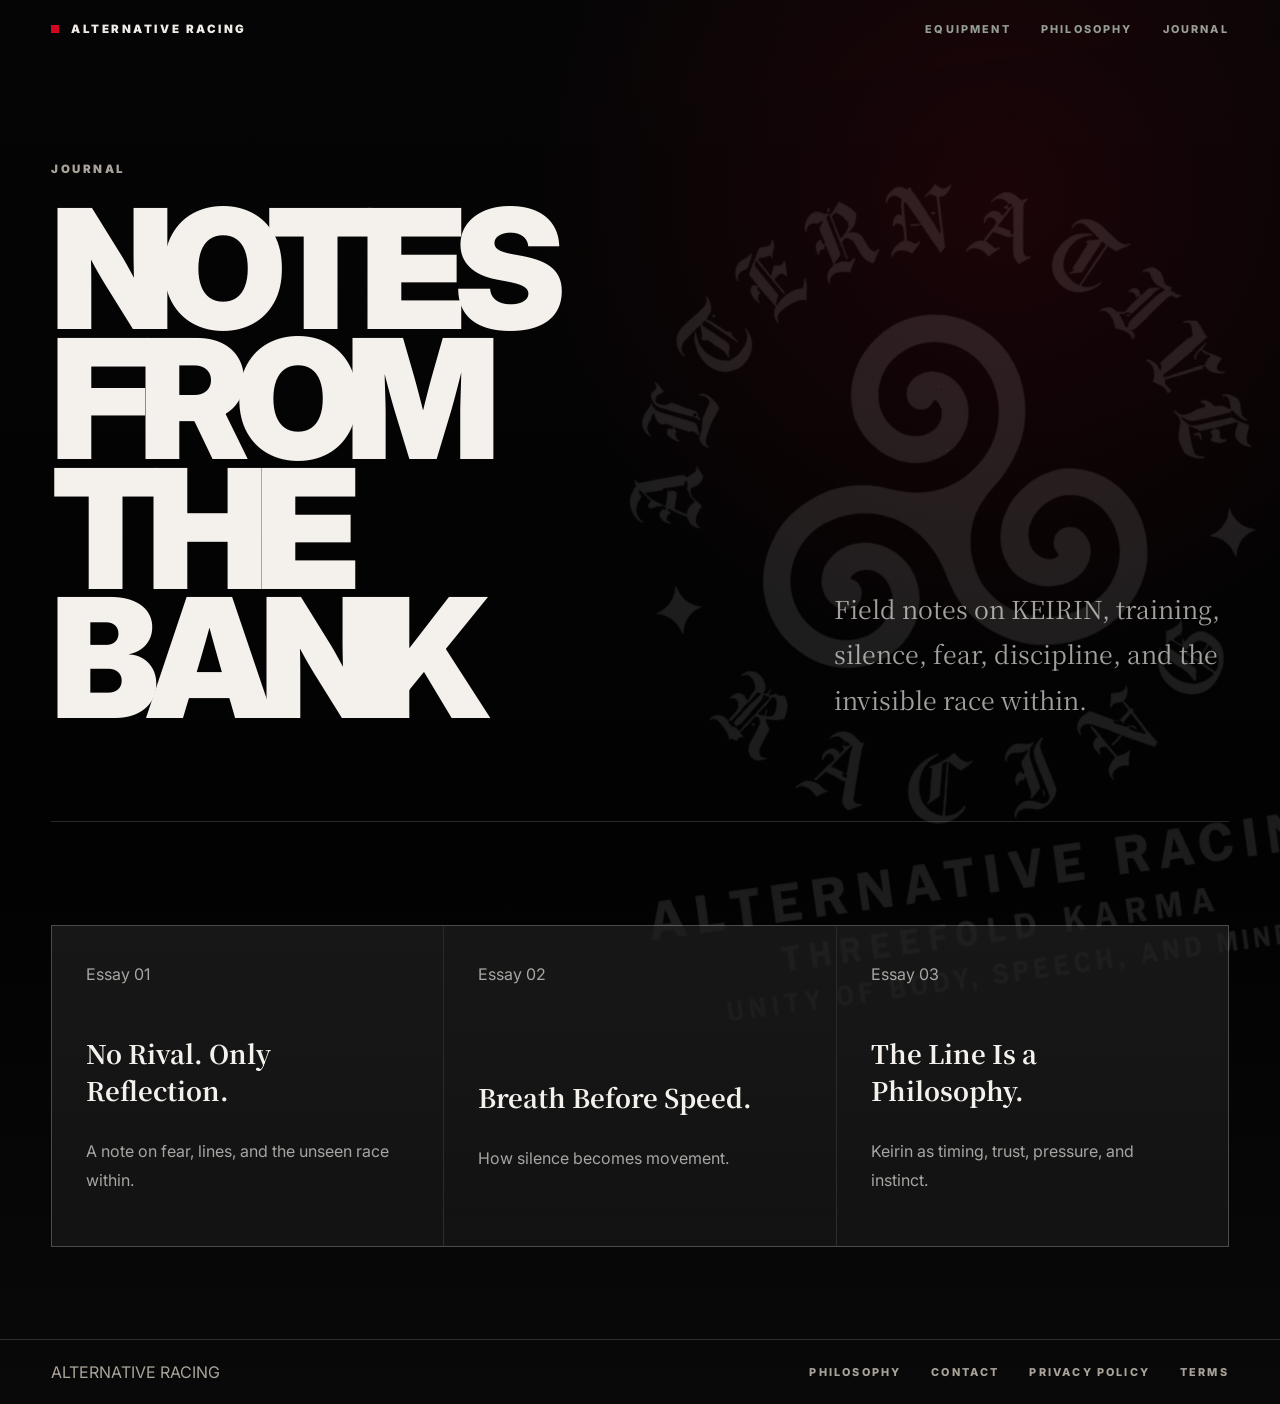
<file: journal/index.html>
<!doctype html>
<html lang="en">
  <head>
    <meta charset="UTF-8" />
    <meta name="viewport" content="width=device-width, initial-scale=1.0" />
    <meta
      name="description"
      content="Notes from the Bank: ALTERNATIVE RACING essays on KEIRIN, cycling culture, breathing, silence, and pressure."
    />
    <!--
    Google AdSense placeholder:
    After approval, insert the async AdSense script here.
    Example:
    <script async src="https://pagead2.googlesyndication.com/pagead/js/adsbygoogle.js?client=ca-pub-XXXXXXXXXXXXXXX" crossorigin="anonymous"></script>
    -->
    <title>Notes from the Bank | ALTERNATIVE RACING</title>
    <link rel="preconnect" href="https://fonts.googleapis.com" />
    <link rel="preconnect" href="https://fonts.gstatic.com" crossorigin />
    <link
      href="https://fonts.googleapis.com/css2?family=Inter:wght@500;700;800;900&family=Noto+Serif+JP:wght@700;900&display=swap"
      rel="stylesheet"
    />
    <link rel="stylesheet" href="../assets/styles.css" />
  </head>
  <body>
    <header class="site-header">
      <a class="brand-mark" href="../index.html#top">Alternative Racing</a>
      <nav class="site-nav" aria-label="Primary navigation">
        <a href="../index.html#equipment">Equipment</a>
        <a href="../philosophy.html">Philosophy</a>
        <a href="index.html">Journal</a>
      </nav>
    </header>

    <main>
      <section class="page-hero" aria-label="Journal">
        <div>
          <p class="eyebrow">Journal</p>
          <h1 class="page-title">Notes from the Bank</h1>
        </div>
        <p class="page-lead">
          Field notes on KEIRIN, training, silence, fear, discipline, and the invisible race within.
        </p>
      </section>

      <section class="journal-list" aria-label="Journal entries">
        <a class="journal-card" href="essay-01.html">
          <p>Essay 01</p>
          <h2>No Rival. Only Reflection.</h2>
          <p>A note on fear, lines, and the unseen race within.</p>
        </a>
        <a class="journal-card" href="essay-02.html">
          <p>Essay 02</p>
          <h2>Breath Before Speed.</h2>
          <p>How silence becomes movement.</p>
        </a>
        <a class="journal-card" href="essay-03.html">
          <p>Essay 03</p>
          <h2>The Line Is a Philosophy.</h2>
          <p>Keirin as timing, trust, pressure, and instinct.</p>
        </a>
      </section>
    </main>

    <footer class="site-footer">
      <span>ALTERNATIVE RACING</span>
      <nav class="footer-links" aria-label="Footer navigation">
        <a href="../philosophy.html">PHILOSOPHY</a>
        <a href="../contact.html">CONTACT</a>
        <a href="../privacy.html">PRIVACY POLICY</a>
        <a href="../terms.html">TERMS</a>
      </nav>
    </footer>
  </body>
</html>
</file>
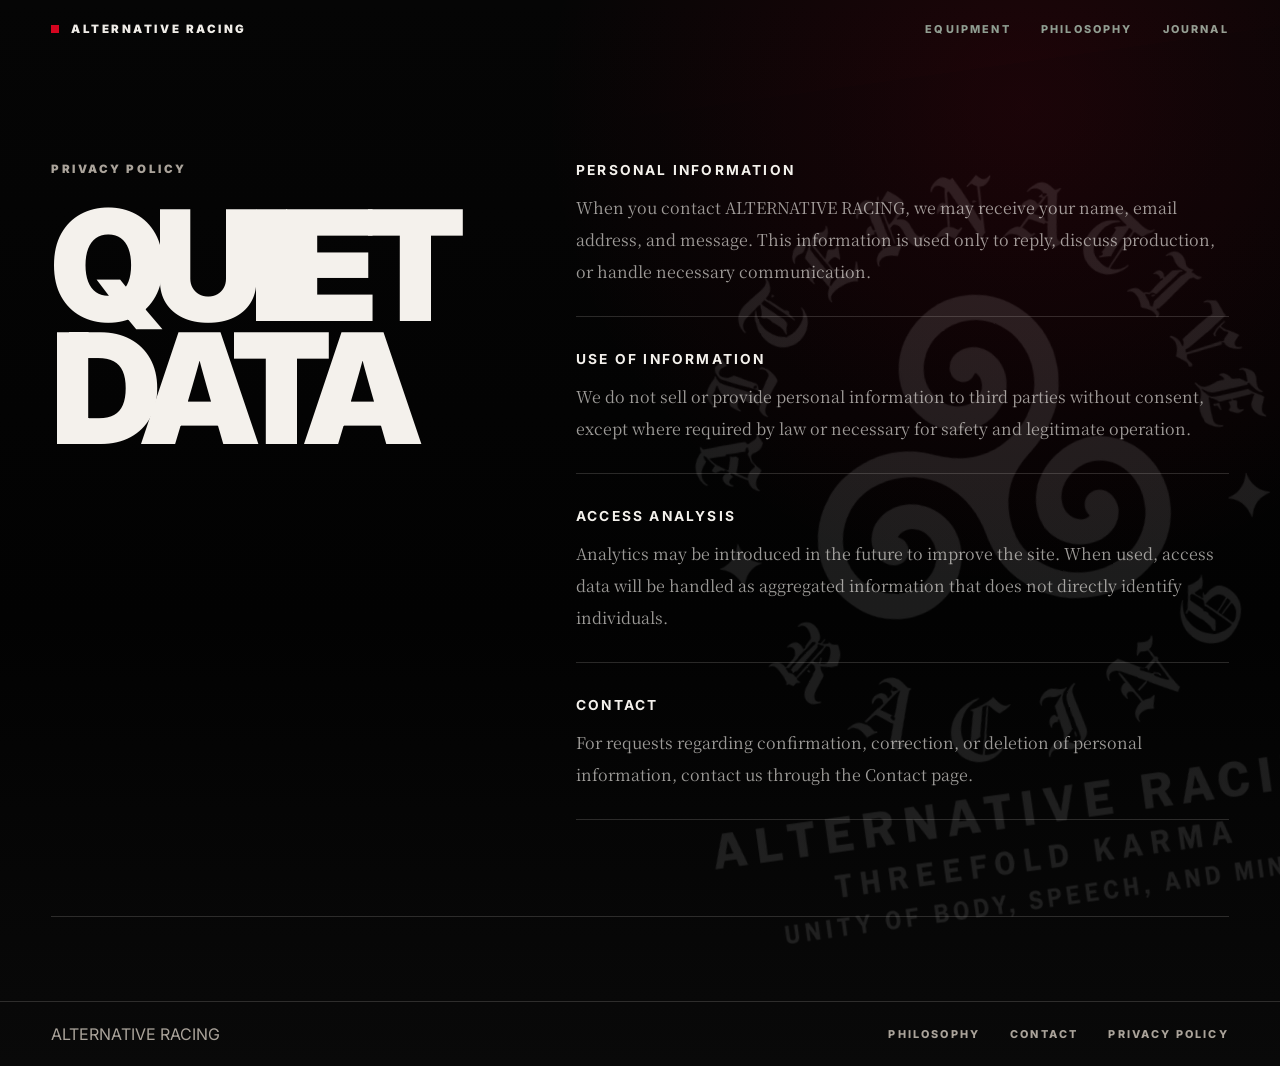
<file: privacy/index.html>
<!doctype html>
<html lang="ja">
  <head>
    <meta charset="UTF-8" />
    <meta name="viewport" content="width=device-width, initial-scale=1.0" />
    <meta
      name="description"
      content="Privacy Policy for ALTERNATIVE RACING."
    />
    <title>Privacy Policy | ALTERNATIVE RACING</title>
    <link rel="preconnect" href="https://fonts.googleapis.com" />
    <link rel="preconnect" href="https://fonts.gstatic.com" crossorigin />
    <link
      href="https://fonts.googleapis.com/css2?family=Inter:wght@400;500;600;700;800;900&family=Noto+Serif+JP:wght@500;700;900&display=swap"
      rel="stylesheet"
    />
    <style>
      :root {
        color-scheme: dark;
        --bg: #020202;
        --ink: #f4f1ec;
        --muted: #aaa39a;
        --dim: rgba(244, 241, 236, 0.64);
        --line: rgba(244, 241, 236, 0.16);
        --red: #d90024;
      }

      * {
        box-sizing: border-box;
      }

      body {
        margin: 0;
        min-height: 100vh;
        background:
          radial-gradient(circle at 80% 10%, rgba(217, 0, 36, 0.12), transparent 30rem),
          linear-gradient(180deg, #050505 0%, #020202 58%, #090909 100%);
        color: var(--ink);
        font-family: Inter, "Helvetica Neue", Arial, sans-serif;
      }

      body::before {
        position: fixed;
        top: 8vh;
        right: -12vw;
        z-index: -1;
        width: min(78vw, 900px);
        aspect-ratio: 1;
        content: "";
        background: url("../logo.png") center / contain no-repeat;
        opacity: 0.1;
        transform: rotate(-8deg);
      }

      a {
        color: inherit;
      }

      .site-header,
      .site-footer {
        display: flex;
        align-items: center;
        justify-content: space-between;
        gap: 24px;
        padding: 22px clamp(18px, 4vw, 58px);
      }

      .site-header {
        position: fixed;
        inset: 0 0 auto;
        z-index: 20;
        mix-blend-mode: difference;
      }

      .brand-mark {
        display: inline-flex;
        align-items: center;
        gap: 12px;
        font-size: 0.72rem;
        font-weight: 900;
        letter-spacing: 0.22em;
        text-decoration: none;
        text-transform: uppercase;
      }

      .brand-mark::before {
        width: 8px;
        height: 8px;
        content: "";
        background: var(--red);
      }

      .site-nav,
      .footer-links {
        display: flex;
        flex-wrap: wrap;
        gap: clamp(14px, 2.4vw, 30px);
        font-size: 0.68rem;
        font-weight: 800;
        letter-spacing: 0.2em;
        text-transform: uppercase;
      }

      .site-nav a,
      .footer-links a {
        color: var(--muted);
        text-decoration: none;
      }

      .site-nav a:hover,
      .site-nav a:focus-visible,
      .footer-links a:hover,
      .footer-links a:focus-visible {
        color: var(--ink);
        outline: none;
      }

      main {
        padding: clamp(120px, 18vh, 190px) clamp(18px, 4vw, 58px) 84px;
      }

      .policy {
        display: grid;
        grid-template-columns: minmax(0, 0.8fr) minmax(0, 1.2fr);
        gap: clamp(34px, 7vw, 110px);
        border-bottom: 1px solid var(--line);
        padding-bottom: clamp(46px, 8vw, 96px);
      }

      .eyebrow {
        margin: 0 0 28px;
        color: var(--muted);
        font-size: 0.72rem;
        font-weight: 900;
        letter-spacing: 0.22em;
        text-transform: uppercase;
      }

      h1 {
        margin: 0;
        font-size: clamp(4rem, 12vw, 10rem);
        font-weight: 900;
        line-height: 0.8;
        letter-spacing: -0.08em;
        text-transform: uppercase;
      }

      .policy-body {
        display: grid;
        gap: 34px;
      }

      .policy-block {
        padding-bottom: 28px;
        border-bottom: 1px solid var(--line);
      }

      .policy-block h2 {
        margin: 0 0 14px;
        color: var(--ink);
        font-size: 0.86rem;
        letter-spacing: 0.16em;
        text-transform: uppercase;
      }

      .policy-block p {
        margin: 0;
        color: var(--dim);
        font-family: "Noto Serif JP", serif;
        line-height: 2;
      }

      .site-footer {
        border-top: 1px solid var(--line);
        color: var(--muted);
      }

      @media (max-width: 860px) {
        .site-nav {
          display: none;
        }

        .policy {
          grid-template-columns: 1fr;
        }

        h1 {
          font-size: clamp(3.8rem, 20vw, 7rem);
        }
      }
    </style>
  </head>
  <body>
    <header class="site-header">
      <a class="brand-mark" href="../">Alternative Racing</a>
      <nav class="site-nav" aria-label="Primary navigation">
        <a href="../#equipment">Equipment</a>
        <a href="../philosophy.html">Philosophy</a>
        <a href="../journal.html">Journal</a>
      </nav>
    </header>

    <main>
      <section class="policy" aria-label="Privacy Policy">
        <div>
          <p class="eyebrow">Privacy Policy</p>
          <h1>Quiet Data</h1>
        </div>
        <div class="policy-body">
          <div class="policy-block">
            <h2>Personal Information</h2>
            <p>
              When you contact ALTERNATIVE RACING, we may receive your name, email address, and message.
              This information is used only to reply, discuss production, or handle necessary communication.
            </p>
          </div>
          <div class="policy-block">
            <h2>Use of Information</h2>
            <p>
              We do not sell or provide personal information to third parties without consent,
              except where required by law or necessary for safety and legitimate operation.
            </p>
          </div>
          <div class="policy-block">
            <h2>Access Analysis</h2>
            <p>
              Analytics may be introduced in the future to improve the site.
              When used, access data will be handled as aggregated information that does not directly identify individuals.
            </p>
          </div>
          <div class="policy-block">
            <h2>Contact</h2>
            <p>
              For requests regarding confirmation, correction, or deletion of personal information,
              contact us through the Contact page.
            </p>
          </div>
        </div>
      </section>
    </main>

    <footer class="site-footer">
      <span>ALTERNATIVE RACING</span>
      <nav class="footer-links" aria-label="Footer navigation">
        <a href="../philosophy.html">PHILOSOPHY</a>
        <a href="../contact.html">CONTACT</a>
        <a href="../privacy.html">PRIVACY POLICY</a>
      </nav>
    </footer>
  </body>
</html>
</file>
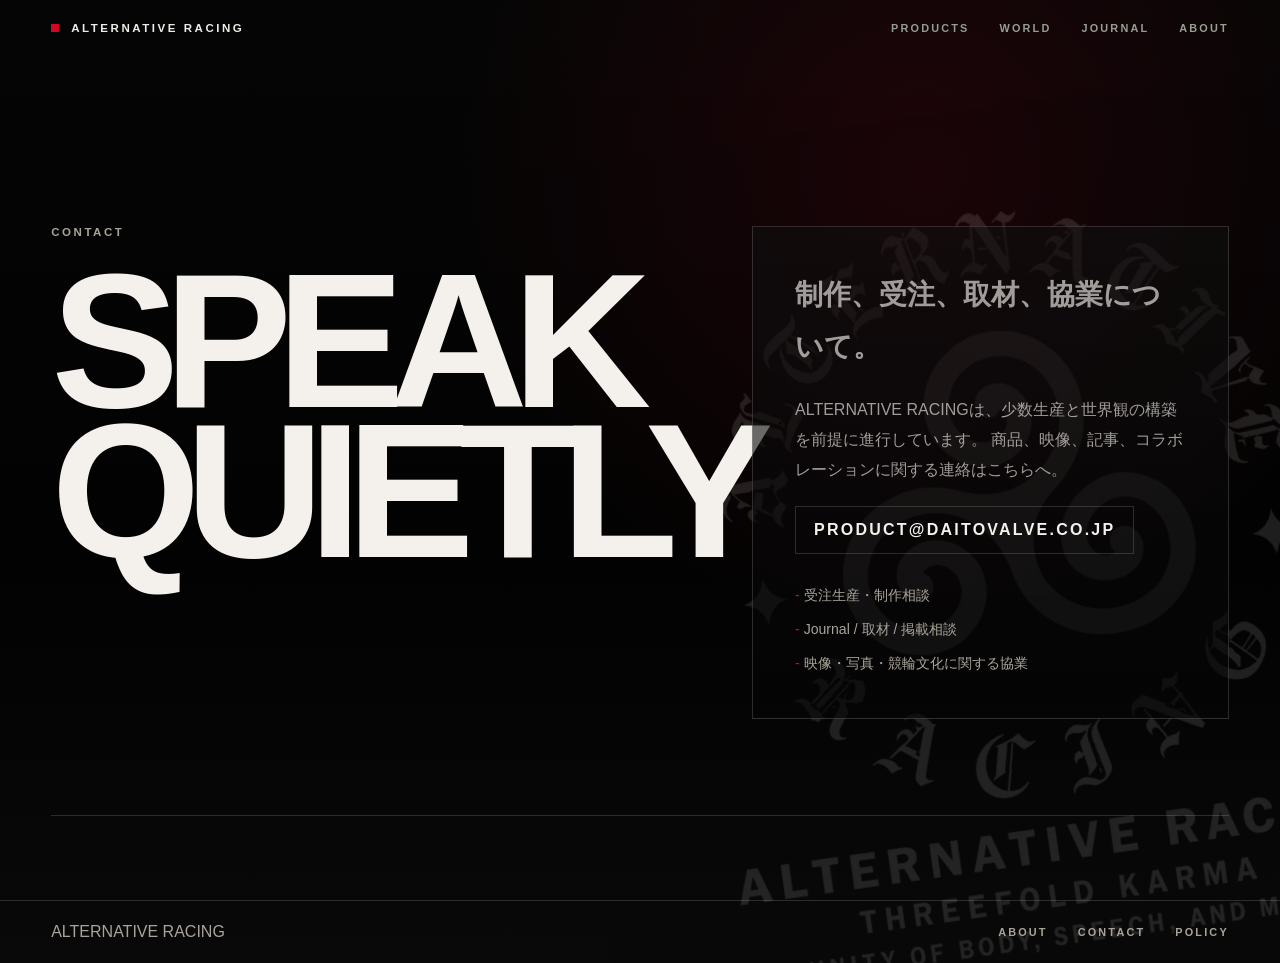
<file: contact.html>
<!doctype html>
<html lang="en">
  <head>
    <meta charset="UTF-8" />
    <meta name="viewport" content="width=device-width, initial-scale=1.0" />
    <meta name="description" content="Contact ALTERNATIVE RACING." />
    <title>Contact | ALTERNATIVE RACING</title>
    <meta http-equiv="refresh" content="0; url=contact/" />
    <link rel="canonical" href="contact/" />
  </head>
  <body>
    <p><a href="contact/">Contact ALTERNATIVE RACING</a></p>
  </body>
</html>
</file>
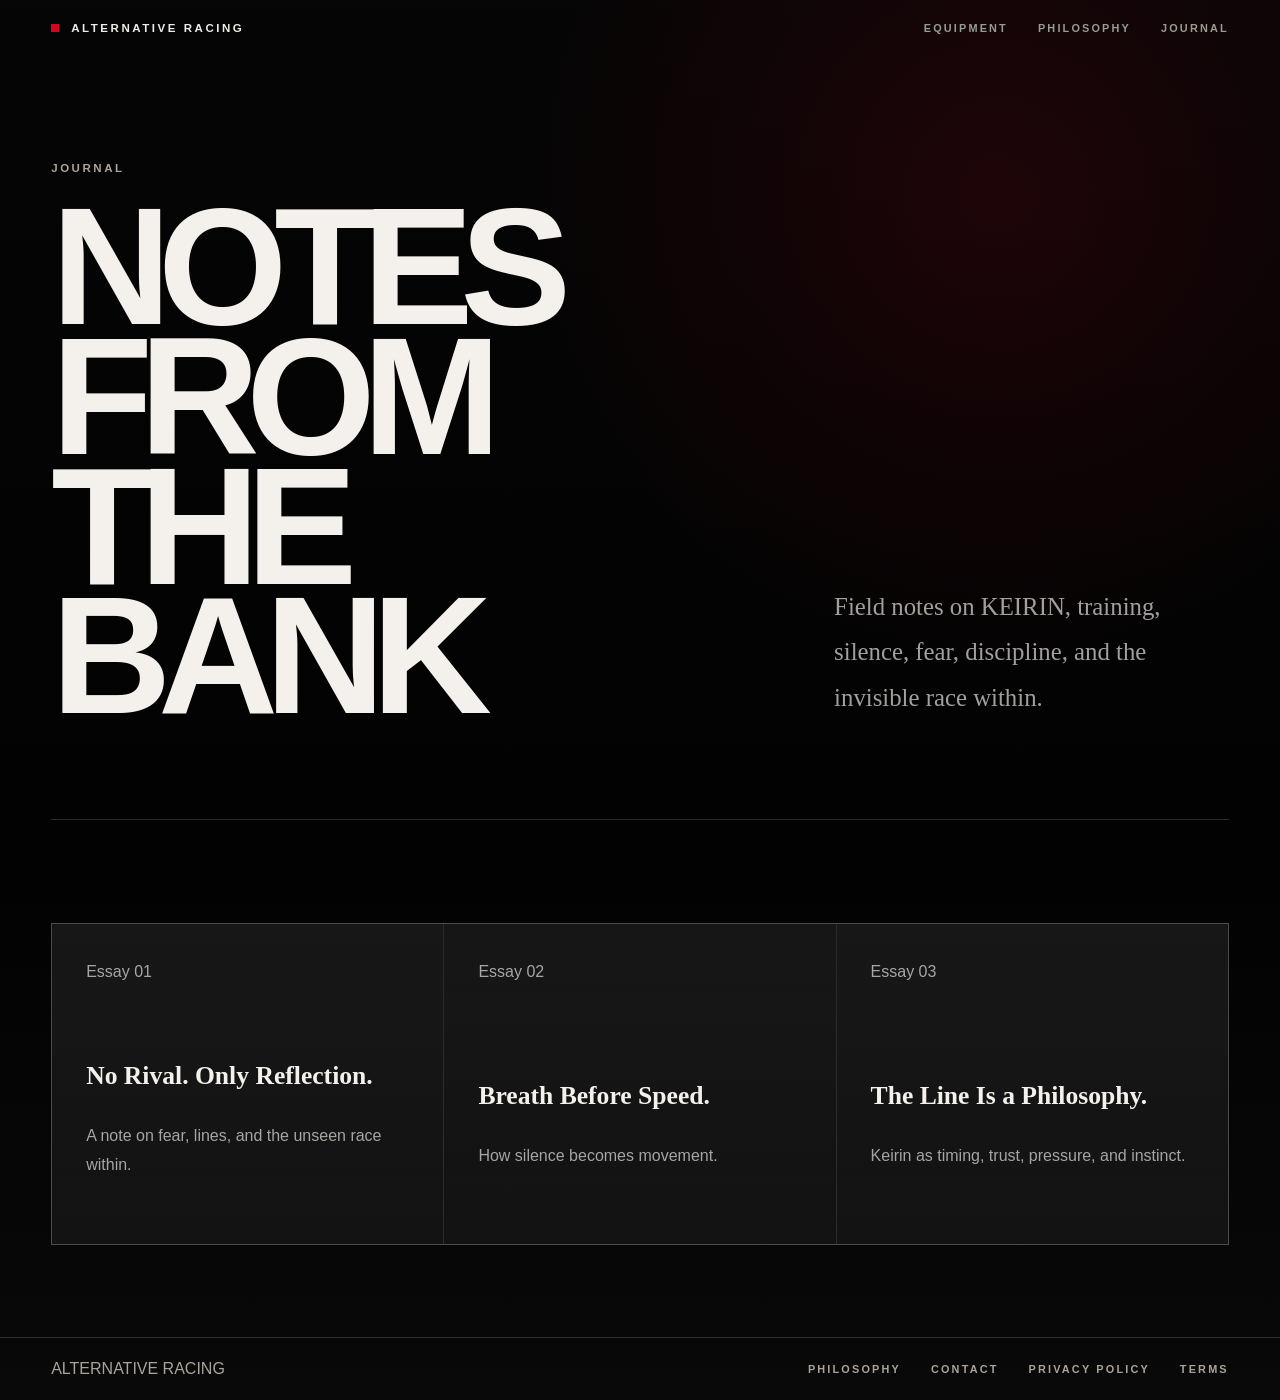
<file: journal.html>
<!doctype html>
<html lang="en">
  <head>
    <meta charset="UTF-8" />
    <meta name="viewport" content="width=device-width, initial-scale=1.0" />
    <meta http-equiv="refresh" content="0; url=journal/" />
    <link rel="canonical" href="journal/" />
    <title>Journal | ALTERNATIVE RACING</title>
  </head>
  <body>
    <p><a href="journal/">Journal</a></p>
  </body>
</html>
</file>
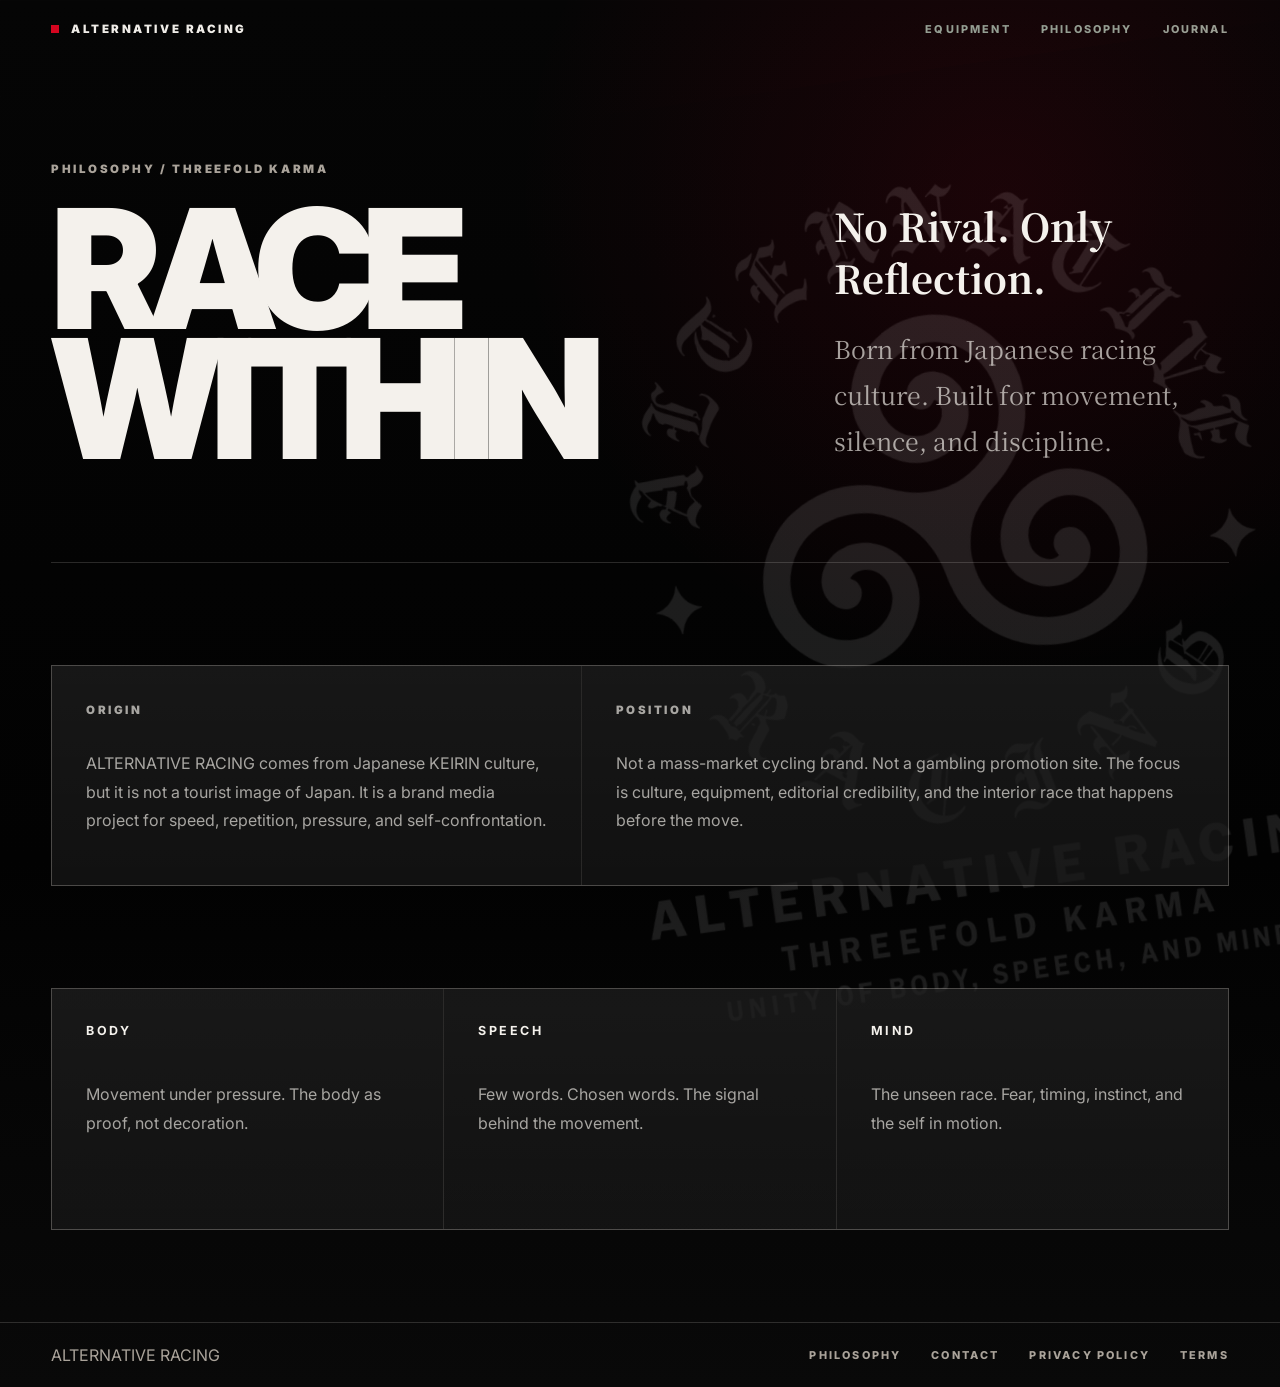
<file: philosophy.html>
<!doctype html>
<html lang="en">
  <head>
    <meta charset="UTF-8" />
    <meta name="viewport" content="width=device-width, initial-scale=1.0" />
    <meta
      name="description"
      content="The philosophy behind ALTERNATIVE RACING: KEIRIN, silence, discipline, Threefold Karma, and small-batch equipment."
    />
    <!--
    Google AdSense placeholder:
    After approval, insert the async AdSense script here.
    Example:
    <script async src="https://pagead2.googlesyndication.com/pagead/js/adsbygoogle.js?client=ca-pub-XXXXXXXXXXXXXXX" crossorigin="anonymous"></script>
    -->
    <title>Philosophy | ALTERNATIVE RACING</title>
    <link rel="preconnect" href="https://fonts.googleapis.com" />
    <link rel="preconnect" href="https://fonts.gstatic.com" crossorigin />
    <link
      href="https://fonts.googleapis.com/css2?family=Inter:wght@500;700;800;900&family=Noto+Serif+JP:wght@700;900&display=swap"
      rel="stylesheet"
    />
    <link rel="stylesheet" href="assets/styles.css" />
  </head>
  <body>
    <header class="site-header">
      <a class="brand-mark" href="index.html#top">Alternative Racing</a>
      <nav class="site-nav" aria-label="Primary navigation">
        <a href="index.html#equipment">Equipment</a>
        <a href="philosophy.html">Philosophy</a>
        <a href="journal/">Journal</a>
      </nav>
    </header>

    <main>
      <section class="page-hero" aria-label="Philosophy">
        <div>
          <p class="eyebrow">Philosophy / Threefold Karma</p>
          <h1 class="page-title">Race Within</h1>
        </div>
        <p class="page-lead">
          <strong>No Rival. Only Reflection.</strong>
          Born from Japanese racing culture. Built for movement, silence, and discipline.
        </p>
      </section>

      <section class="content-grid" aria-label="Brand philosophy">
        <div class="panel">
          <p class="eyebrow">Origin</p>
          <p>
            ALTERNATIVE RACING comes from Japanese KEIRIN culture, but it is not a tourist image of Japan.
            It is a brand media project for speed, repetition, pressure, and self-confrontation.
          </p>
        </div>
        <div class="panel">
          <p class="eyebrow">Position</p>
          <p>
            Not a mass-market cycling brand. Not a gambling promotion site.
            The focus is culture, equipment, editorial credibility, and the interior race that happens before the move.
          </p>
        </div>
      </section>

      <section class="signal-grid" aria-label="Signals">
        <div class="signal">
          <b>Body</b>
          <span>Movement under pressure. The body as proof, not decoration.</span>
        </div>
        <div class="signal">
          <b>Speech</b>
          <span>Few words. Chosen words. The signal behind the movement.</span>
        </div>
        <div class="signal">
          <b>Mind</b>
          <span>The unseen race. Fear, timing, instinct, and the self in motion.</span>
        </div>
      </section>
    </main>

    <footer class="site-footer">
      <span>ALTERNATIVE RACING</span>
      <nav class="footer-links" aria-label="Footer navigation">
        <a href="philosophy.html">PHILOSOPHY</a>
        <a href="contact.html">CONTACT</a>
        <a href="privacy.html">PRIVACY POLICY</a>
        <a href="terms.html">TERMS</a>
      </nav>
    </footer>
  </body>
</html>
</file>
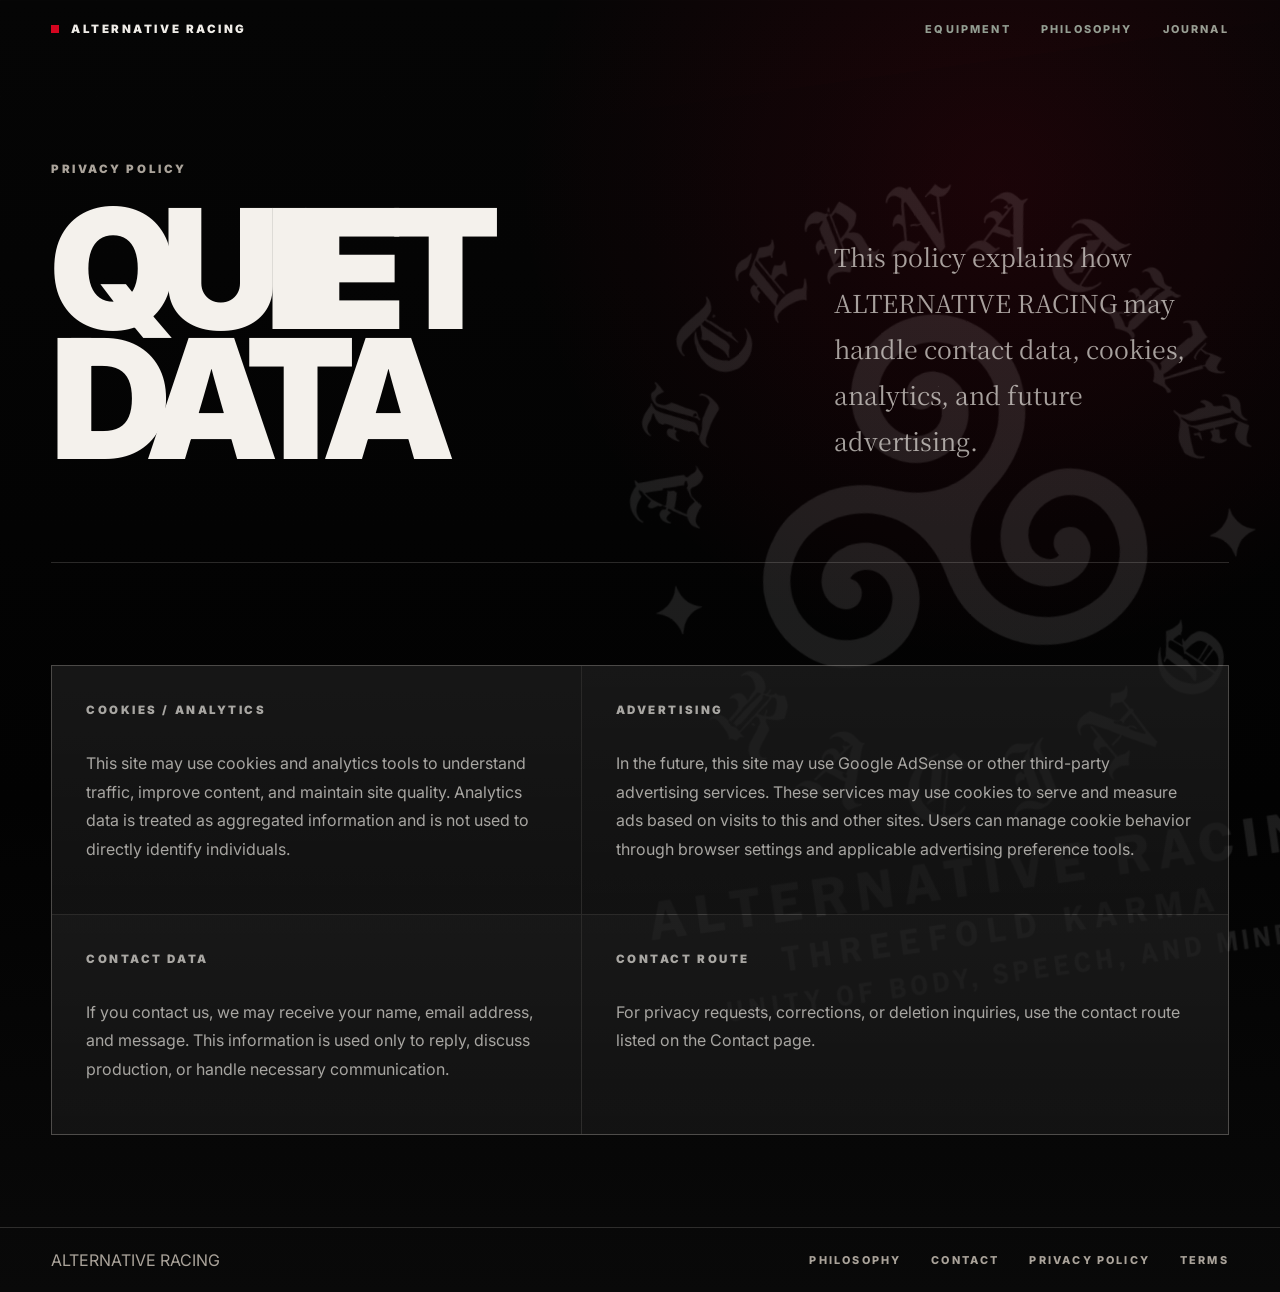
<file: privacy.html>
<!doctype html>
<html lang="en">
  <head>
    <meta charset="UTF-8" />
    <meta name="viewport" content="width=device-width, initial-scale=1.0" />
    <meta
      name="description"
      content="Privacy Policy for ALTERNATIVE RACING, including cookies, analytics, and future advertising."
    />
    <!--
    Google AdSense placeholder:
    After approval, insert the async AdSense script here.
    Example:
    <script async src="https://pagead2.googlesyndication.com/pagead/js/adsbygoogle.js?client=ca-pub-XXXXXXXXXXXXXXX" crossorigin="anonymous"></script>
    -->
    <title>Privacy Policy | ALTERNATIVE RACING</title>
    <link rel="preconnect" href="https://fonts.googleapis.com" />
    <link rel="preconnect" href="https://fonts.gstatic.com" crossorigin />
    <link
      href="https://fonts.googleapis.com/css2?family=Inter:wght@500;700;800;900&family=Noto+Serif+JP:wght@700;900&display=swap"
      rel="stylesheet"
    />
    <link rel="stylesheet" href="assets/styles.css" />
  </head>
  <body>
    <header class="site-header">
      <a class="brand-mark" href="index.html#top">Alternative Racing</a>
      <nav class="site-nav" aria-label="Primary navigation">
        <a href="index.html#equipment">Equipment</a>
        <a href="philosophy.html">Philosophy</a>
        <a href="journal/">Journal</a>
      </nav>
    </header>

    <main>
      <section class="page-hero" aria-label="Privacy Policy">
        <div>
          <p class="eyebrow">Privacy Policy</p>
          <h1 class="page-title">Quiet Data</h1>
        </div>
        <p class="page-lead">
          This policy explains how ALTERNATIVE RACING may handle contact data, cookies, analytics, and future advertising.
        </p>
      </section>

      <section class="content-grid" aria-label="Privacy details">
        <div class="panel">
          <p class="eyebrow">Cookies / Analytics</p>
          <p>
            This site may use cookies and analytics tools to understand traffic, improve content, and maintain site quality.
            Analytics data is treated as aggregated information and is not used to directly identify individuals.
          </p>
        </div>
        <div class="panel">
          <p class="eyebrow">Advertising</p>
          <p>
            In the future, this site may use Google AdSense or other third-party advertising services.
            These services may use cookies to serve and measure ads based on visits to this and other sites.
            Users can manage cookie behavior through browser settings and applicable advertising preference tools.
          </p>
        </div>
        <div class="panel">
          <p class="eyebrow">Contact Data</p>
          <p>
            If you contact us, we may receive your name, email address, and message.
            This information is used only to reply, discuss production, or handle necessary communication.
          </p>
        </div>
        <div class="panel">
          <p class="eyebrow">Contact Route</p>
          <p>
            For privacy requests, corrections, or deletion inquiries, use the contact route listed on the Contact page.
          </p>
        </div>
      </section>
    </main>

    <footer class="site-footer">
      <span>ALTERNATIVE RACING</span>
      <nav class="footer-links" aria-label="Footer navigation">
        <a href="philosophy.html">PHILOSOPHY</a>
        <a href="contact.html">CONTACT</a>
        <a href="privacy.html">PRIVACY POLICY</a>
        <a href="terms.html">TERMS</a>
      </nav>
    </footer>
  </body>
</html>
</file>
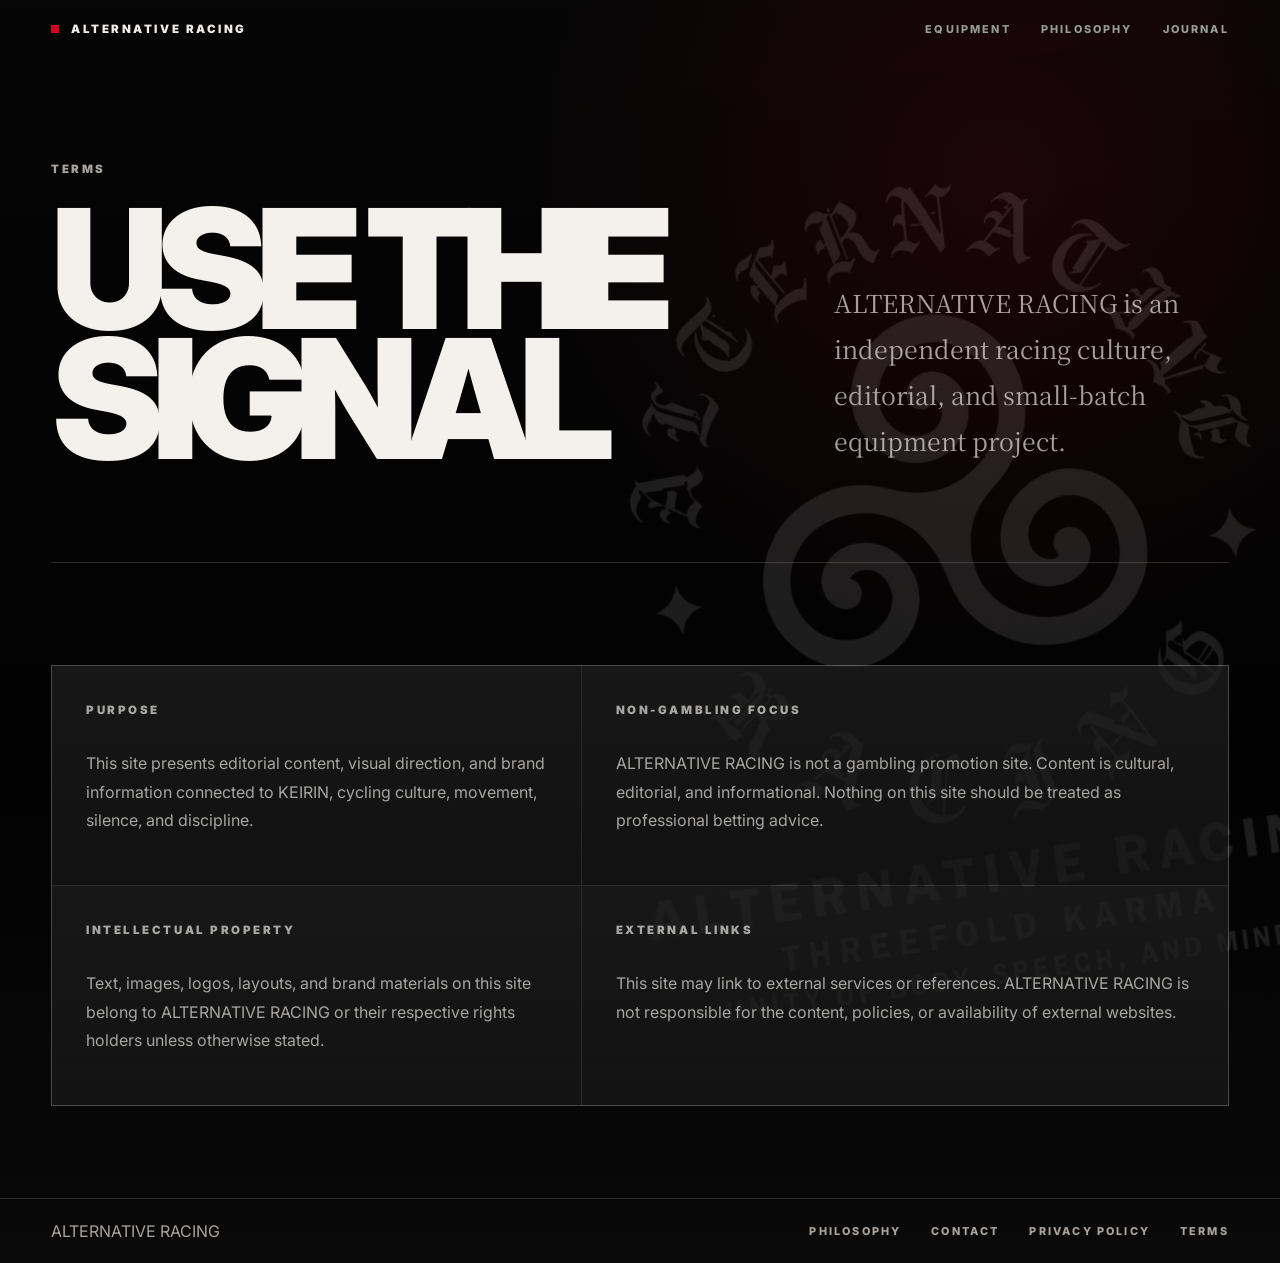
<file: terms.html>
<!doctype html>
<html lang="en">
  <head>
    <meta charset="UTF-8" />
    <meta name="viewport" content="width=device-width, initial-scale=1.0" />
    <meta
      name="description"
      content="Terms for ALTERNATIVE RACING, an independent racing culture and brand media site."
    />
    <!--
    Google AdSense placeholder:
    After approval, insert the async AdSense script here.
    Example:
    <script async src="https://pagead2.googlesyndication.com/pagead/js/adsbygoogle.js?client=ca-pub-XXXXXXXXXXXXXXX" crossorigin="anonymous"></script>
    -->
    <title>Terms | ALTERNATIVE RACING</title>
    <link rel="preconnect" href="https://fonts.googleapis.com" />
    <link rel="preconnect" href="https://fonts.gstatic.com" crossorigin />
    <link
      href="https://fonts.googleapis.com/css2?family=Inter:wght@500;700;800;900&family=Noto+Serif+JP:wght@700;900&display=swap"
      rel="stylesheet"
    />
    <link rel="stylesheet" href="assets/styles.css" />
  </head>
  <body>
    <header class="site-header">
      <a class="brand-mark" href="index.html#top">Alternative Racing</a>
      <nav class="site-nav" aria-label="Primary navigation">
        <a href="index.html#equipment">Equipment</a>
        <a href="philosophy.html">Philosophy</a>
        <a href="journal/">Journal</a>
      </nav>
    </header>

    <main>
      <section class="page-hero" aria-label="Terms">
        <div>
          <p class="eyebrow">Terms</p>
          <h1 class="page-title">Use the Signal</h1>
        </div>
        <p class="page-lead">
          ALTERNATIVE RACING is an independent racing culture, editorial, and small-batch equipment project.
        </p>
      </section>

      <section class="content-grid" aria-label="Terms details">
        <div class="panel">
          <p class="eyebrow">Purpose</p>
          <p>
            This site presents editorial content, visual direction, and brand information connected to KEIRIN,
            cycling culture, movement, silence, and discipline.
          </p>
        </div>
        <div class="panel">
          <p class="eyebrow">Non-gambling Focus</p>
          <p>
            ALTERNATIVE RACING is not a gambling promotion site. Content is cultural, editorial, and informational.
            Nothing on this site should be treated as professional betting advice.
          </p>
        </div>
        <div class="panel">
          <p class="eyebrow">Intellectual Property</p>
          <p>
            Text, images, logos, layouts, and brand materials on this site belong to ALTERNATIVE RACING
            or their respective rights holders unless otherwise stated.
          </p>
        </div>
        <div class="panel">
          <p class="eyebrow">External Links</p>
          <p>
            This site may link to external services or references. ALTERNATIVE RACING is not responsible
            for the content, policies, or availability of external websites.
          </p>
        </div>
      </section>
    </main>

    <footer class="site-footer">
      <span>ALTERNATIVE RACING</span>
      <nav class="footer-links" aria-label="Footer navigation">
        <a href="philosophy.html">PHILOSOPHY</a>
        <a href="contact.html">CONTACT</a>
        <a href="privacy.html">PRIVACY POLICY</a>
        <a href="terms.html">TERMS</a>
      </nav>
    </footer>
  </body>
</html>
</file>
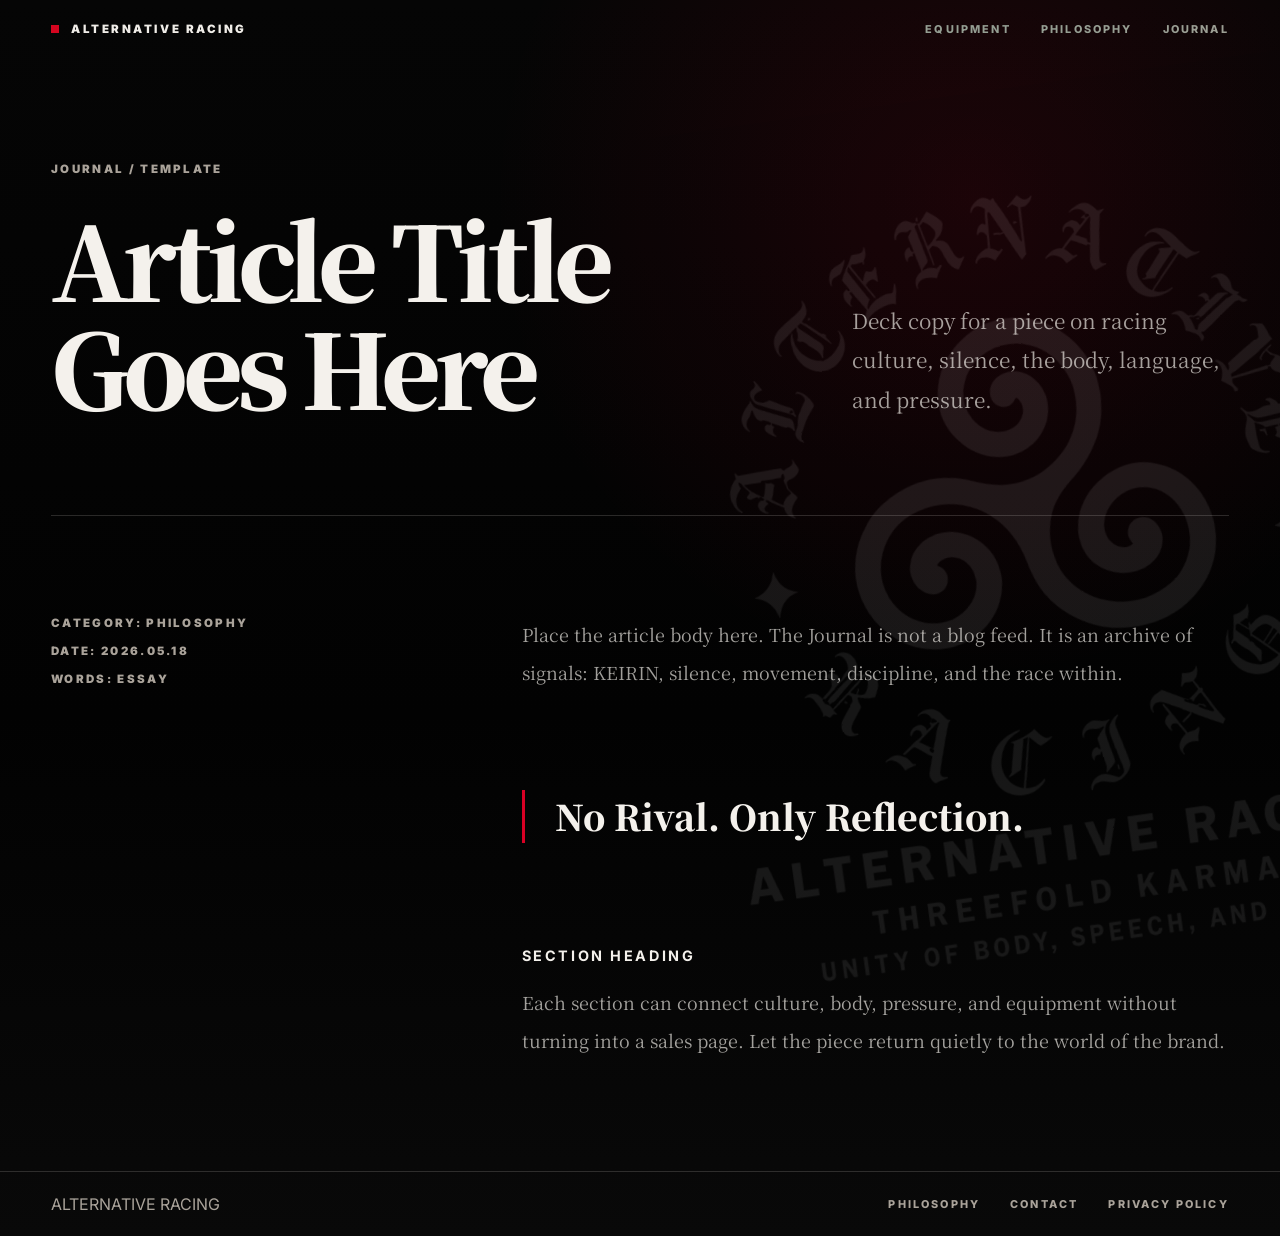
<file: journal/article-template.html>
<!doctype html>
<html lang="ja">
  <head>
    <meta charset="UTF-8" />
    <meta name="viewport" content="width=device-width, initial-scale=1.0" />
    <meta
      name="description"
      content="ALTERNATIVE RACING Journal article template."
    />
    <title>Article Title | ALTERNATIVE RACING Journal</title>
    <link rel="preconnect" href="https://fonts.googleapis.com" />
    <link rel="preconnect" href="https://fonts.gstatic.com" crossorigin />
    <link
      href="https://fonts.googleapis.com/css2?family=Inter:wght@400;500;600;700;800;900&family=Noto+Serif+JP:wght@500;700;900&display=swap"
      rel="stylesheet"
    />
    <style>
      :root {
        color-scheme: dark;
        --bg: #020202;
        --ink: #f4f1ec;
        --muted: #aaa39a;
        --dim: rgba(244, 241, 236, 0.66);
        --line: rgba(244, 241, 236, 0.16);
        --red: #d90024;
      }

      * {
        box-sizing: border-box;
      }

      body {
        margin: 0;
        background:
          radial-gradient(circle at 76% 16%, rgba(217, 0, 36, 0.12), transparent 30rem),
          linear-gradient(180deg, #050505 0%, #020202 58%, #090909 100%);
        color: var(--ink);
        font-family: Inter, "Helvetica Neue", Arial, sans-serif;
      }

      body::before {
        position: fixed;
        top: 10vh;
        right: -16vw;
        z-index: -1;
        width: min(80vw, 920px);
        aspect-ratio: 1;
        content: "";
        background: url("../logo.png") center / contain no-repeat;
        opacity: 0.08;
        transform: rotate(-8deg);
      }

      a {
        color: inherit;
      }

      .site-header,
      .site-footer {
        display: flex;
        align-items: center;
        justify-content: space-between;
        gap: 24px;
        padding: 22px clamp(18px, 4vw, 58px);
      }

      .site-header {
        position: fixed;
        inset: 0 0 auto;
        z-index: 20;
        mix-blend-mode: difference;
      }

      .brand-mark {
        display: inline-flex;
        align-items: center;
        gap: 12px;
        font-size: 0.72rem;
        font-weight: 900;
        letter-spacing: 0.22em;
        text-decoration: none;
        text-transform: uppercase;
      }

      .brand-mark::before {
        width: 8px;
        height: 8px;
        content: "";
        background: var(--red);
      }

      .site-nav,
      .footer-links {
        display: flex;
        flex-wrap: wrap;
        gap: clamp(14px, 2.4vw, 30px);
        font-size: 0.68rem;
        font-weight: 800;
        letter-spacing: 0.2em;
        text-transform: uppercase;
      }

      .site-nav a,
      .footer-links a {
        color: var(--muted);
        text-decoration: none;
      }

      main {
        padding: clamp(120px, 18vh, 190px) clamp(18px, 4vw, 58px) 84px;
      }

      .article-hero {
        display: grid;
        grid-template-columns: minmax(0, 0.85fr) minmax(280px, 0.45fr);
        gap: clamp(34px, 7vw, 110px);
        border-bottom: 1px solid var(--line);
        padding-bottom: clamp(46px, 8vw, 96px);
      }

      .eyebrow,
      .article-meta {
        color: var(--muted);
        font-size: 0.72rem;
        font-weight: 900;
        letter-spacing: 0.2em;
        text-transform: uppercase;
      }

      .eyebrow {
        margin: 0 0 28px;
      }

      h1 {
        max-width: 12ch;
        margin: 0;
        font-family: "Noto Serif JP", serif;
        font-size: clamp(2.8rem, 8vw, 7.8rem);
        font-weight: 900;
        line-height: 1.05;
        letter-spacing: -0.06em;
      }

      .article-deck {
        align-self: end;
        margin: 0;
        color: var(--dim);
        font-family: "Noto Serif JP", serif;
        font-size: clamp(1.05rem, 1.8vw, 1.3rem);
        line-height: 1.9;
      }

      .article-body {
        display: grid;
        grid-template-columns: minmax(0, 0.35fr) minmax(0, 0.65fr);
        gap: clamp(32px, 7vw, 110px);
        padding-top: clamp(52px, 8vw, 100px);
      }

      .article-meta {
        display: grid;
        align-content: start;
        gap: 14px;
      }

      .prose {
        color: var(--dim);
        font-family: "Noto Serif JP", serif;
        font-size: clamp(1rem, 1.4vw, 1.14rem);
        line-height: 2.1;
      }

      .prose h2 {
        margin: 3.2em 0 0.9em;
        color: var(--ink);
        font-family: Inter, "Helvetica Neue", Arial, sans-serif;
        font-size: 0.9rem;
        letter-spacing: 0.18em;
        text-transform: uppercase;
      }

      .prose p {
        margin: 0 0 1.5em;
      }

      .prose blockquote {
        margin: 2.8em 0;
        border-left: 3px solid var(--red);
        padding-left: clamp(18px, 3vw, 30px);
        color: var(--ink);
        font-size: clamp(1.35rem, 2.8vw, 2.2rem);
        font-weight: 900;
        line-height: 1.5;
      }

      .site-footer {
        border-top: 1px solid var(--line);
        color: var(--muted);
      }

      @media (max-width: 860px) {
        .site-nav {
          display: none;
        }

        .article-hero,
        .article-body {
          grid-template-columns: 1fr;
        }
      }
    </style>
  </head>
  <body>
    <header class="site-header">
      <a class="brand-mark" href="../">Alternative Racing</a>
      <nav class="site-nav" aria-label="Primary navigation">
        <a href="../#equipment">Equipment</a>
        <a href="../philosophy.html">Philosophy</a>
        <a href="../journal.html">Journal</a>
      </nav>
    </header>

    <main>
      <article>
        <header class="article-hero">
          <div>
            <p class="eyebrow">Journal / Template</p>
            <h1>Article Title Goes Here</h1>
          </div>
          <p class="article-deck">
            Deck copy for a piece on racing culture, silence, the body, language, and pressure.
          </p>
        </header>

        <div class="article-body">
          <aside class="article-meta" aria-label="Article meta">
            <span>Category: Philosophy</span>
            <span>Date: 2026.05.18</span>
            <span>Words: Essay</span>
          </aside>

          <div class="prose">
            <p>
              Place the article body here. The Journal is not a blog feed. It is an archive of signals:
              KEIRIN, silence, movement, discipline, and the race within.
            </p>
            <blockquote>
              No Rival. Only Reflection.
            </blockquote>
            <h2>Section Heading</h2>
            <p>
              Each section can connect culture, body, pressure, and equipment without turning into a sales page.
              Let the piece return quietly to the world of the brand.
            </p>
          </div>
        </div>
      </article>
    </main>

    <footer class="site-footer">
      <span>ALTERNATIVE RACING</span>
      <nav class="footer-links" aria-label="Footer navigation">
        <a href="../philosophy.html">PHILOSOPHY</a>
        <a href="../contact.html">CONTACT</a>
        <a href="../privacy.html">PRIVACY POLICY</a>
      </nav>
    </footer>
  </body>
</html>
</file>
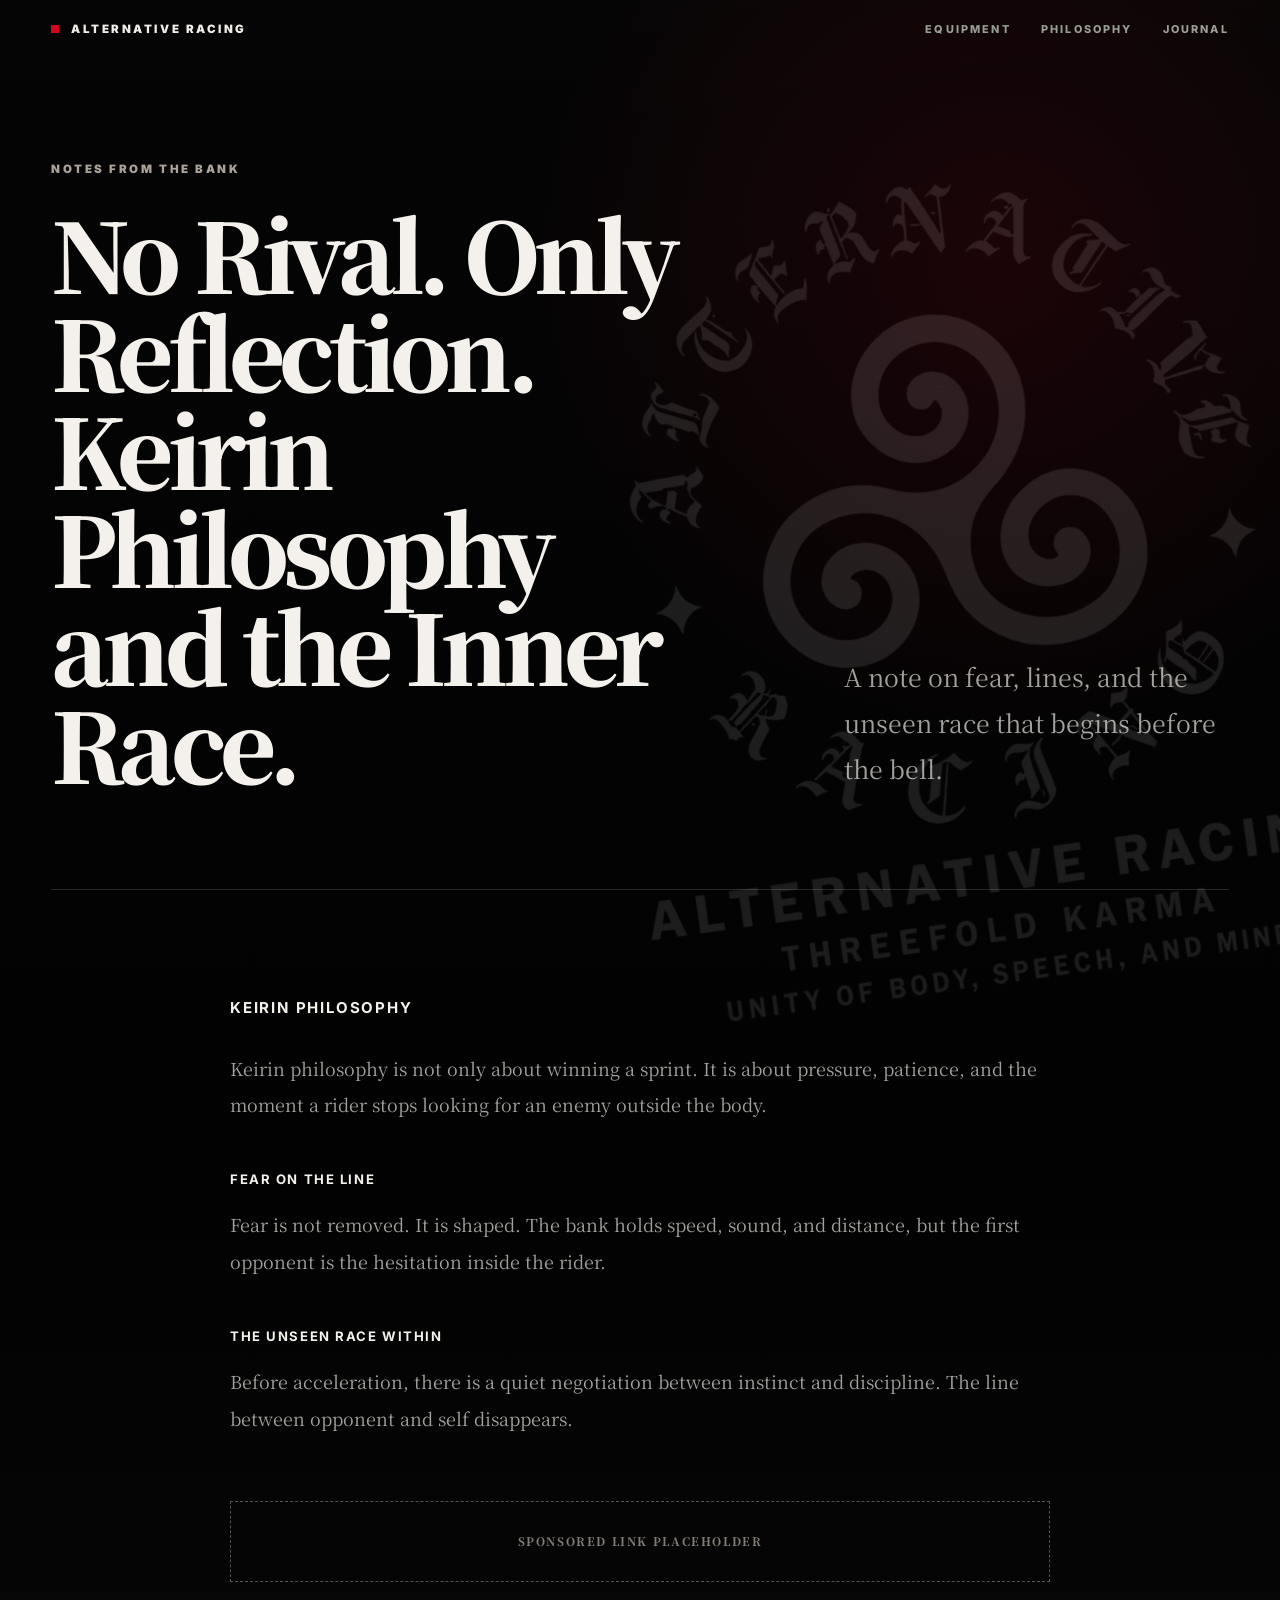
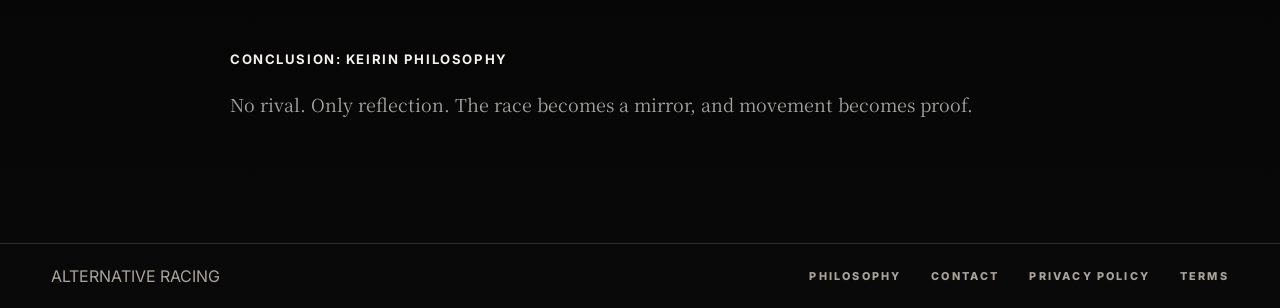
<file: journal/essay-01.html>
<!doctype html>
<html lang="en">
  <head>
    <meta charset="UTF-8" />
    <meta name="viewport" content="width=device-width, initial-scale=1.0" />
    <meta
      name="description"
      content="Keirin Philosophy through fear, racing lines, silence, and the inner race."
    />
    <!--
    Google AdSense placeholder:
    After approval, insert the async AdSense script here.
    Example:
    <script async src="https://pagead2.googlesyndication.com/pagead/js/adsbygoogle.js?client=ca-pub-XXXXXXXXXXXXXXX" crossorigin="anonymous"></script>
    -->
    <title>No Rival. Only Reflection. | ALTERNATIVE RACING</title>
    <link rel="preconnect" href="https://fonts.googleapis.com" />
    <link rel="preconnect" href="https://fonts.gstatic.com" crossorigin />
    <link
      href="https://fonts.googleapis.com/css2?family=Inter:wght@500;700;800;900&family=Noto+Serif+JP:wght@700;900&display=swap"
      rel="stylesheet"
    />
    <link rel="stylesheet" href="../assets/styles.css" />
  </head>
  <body>
    <header class="site-header">
      <a class="brand-mark" href="../index.html#top">Alternative Racing</a>
      <nav class="site-nav" aria-label="Primary navigation">
        <a href="../index.html#equipment">Equipment</a>
        <a href="../philosophy.html">Philosophy</a>
        <a href="index.html">Journal</a>
      </nav>
    </header>

    <main>
      <article class="article">
        <header class="article-hero">
          <div>
            <p class="eyebrow">Notes from the Bank</p>
            <h1 class="article-title">No Rival. Only Reflection. Keirin Philosophy and the Inner Race.</h1>
          </div>
          <p class="article-lead">
            A note on fear, lines, and the unseen race that begins before the bell.
          </p>
        </header>

        <section class="article-body">
          <h2>Keirin Philosophy</h2>
          <p>
            Keirin philosophy is not only about winning a sprint. It is about pressure, patience,
            and the moment a rider stops looking for an enemy outside the body.
          </p>

          <h3>Fear on the Line</h3>
          <p>
            Fear is not removed. It is shaped. The bank holds speed, sound, and distance,
            but the first opponent is the hesitation inside the rider.
          </p>

          <h3>The Unseen Race Within</h3>
          <p>
            Before acceleration, there is a quiet negotiation between instinct and discipline.
            The line between opponent and self disappears.
          </p>

          <div class="ads-wrapper">
            <span>Sponsored Link Placeholder</span>
          </div>

          <h3>Conclusion: Keirin Philosophy</h3>
          <p>
            No rival. Only reflection. The race becomes a mirror, and movement becomes proof.
          </p>
        </section>
      </article>
    </main>

    <footer class="site-footer">
      <span>ALTERNATIVE RACING</span>
      <nav class="footer-links" aria-label="Footer navigation">
        <a href="../philosophy.html">PHILOSOPHY</a>
        <a href="../contact.html">CONTACT</a>
        <a href="../privacy.html">PRIVACY POLICY</a>
        <a href="../terms.html">TERMS</a>
      </nav>
    </footer>
  </body>
</html>
</file>
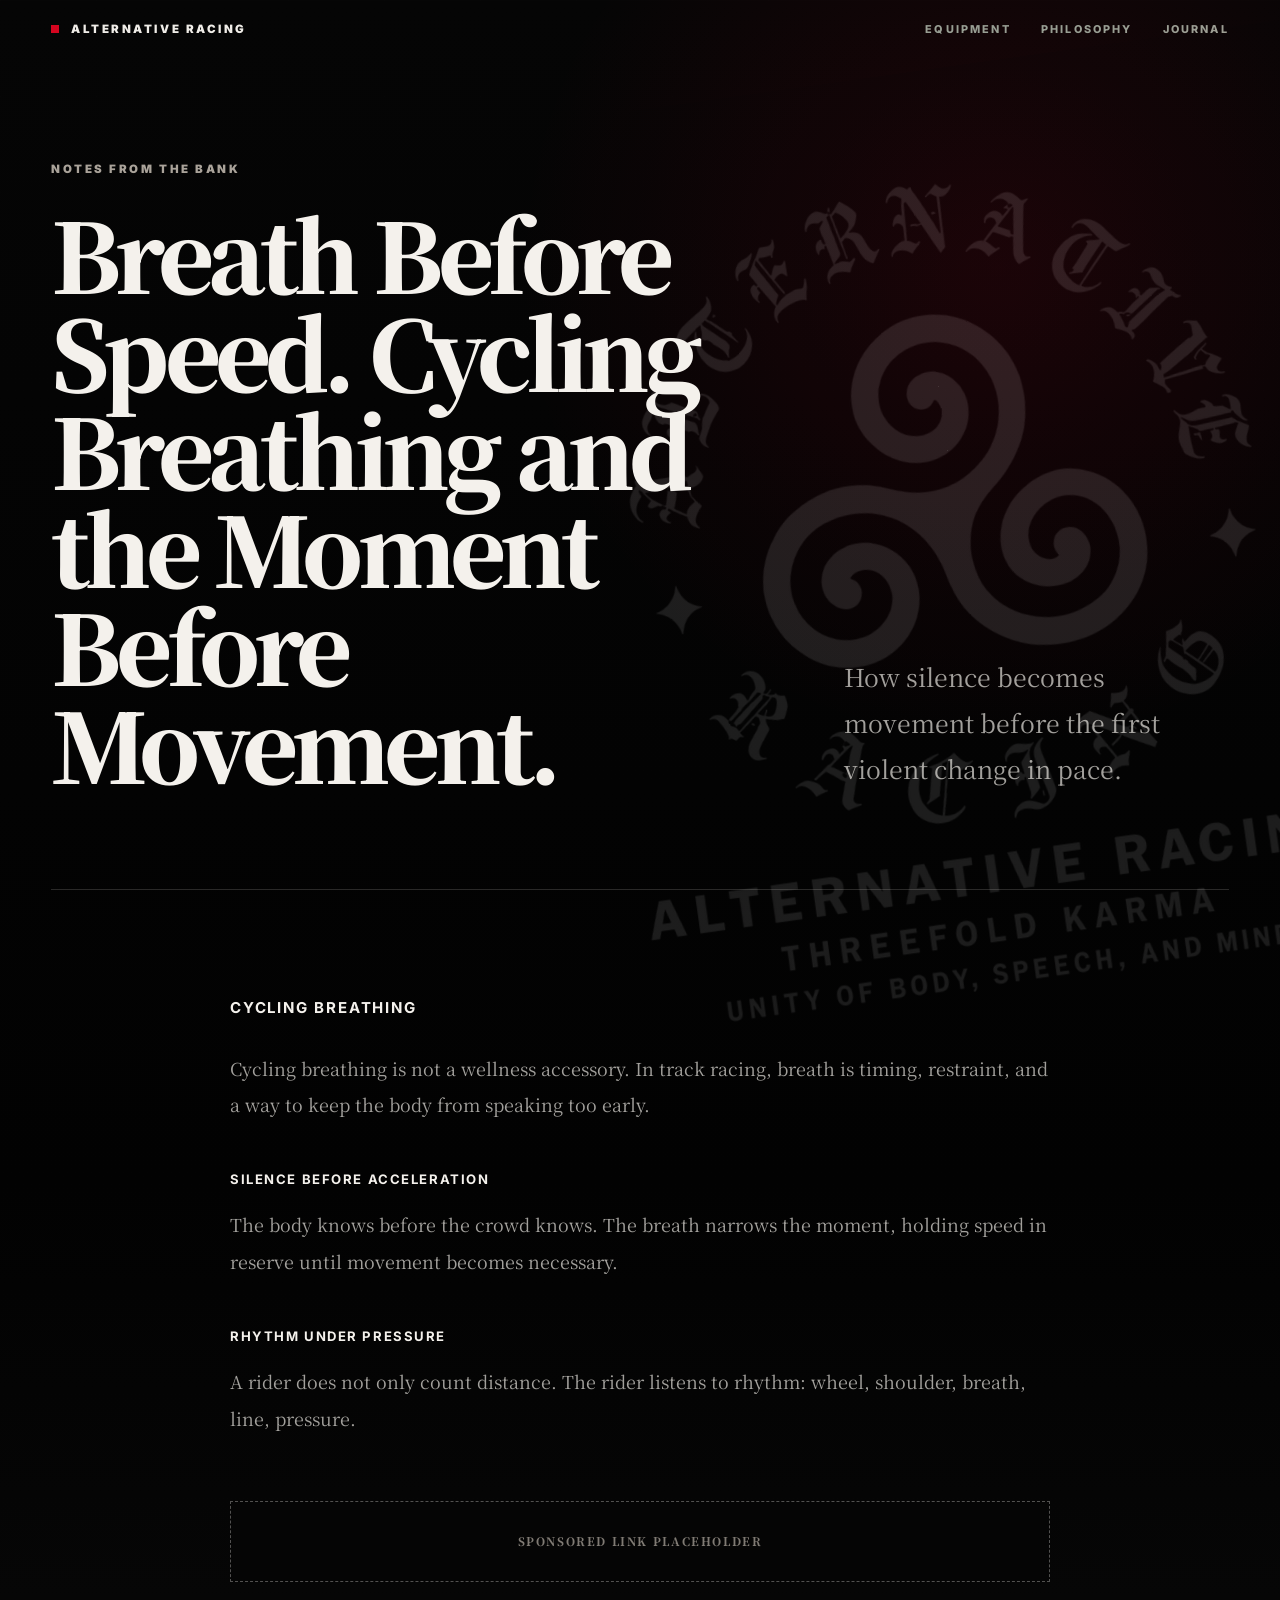
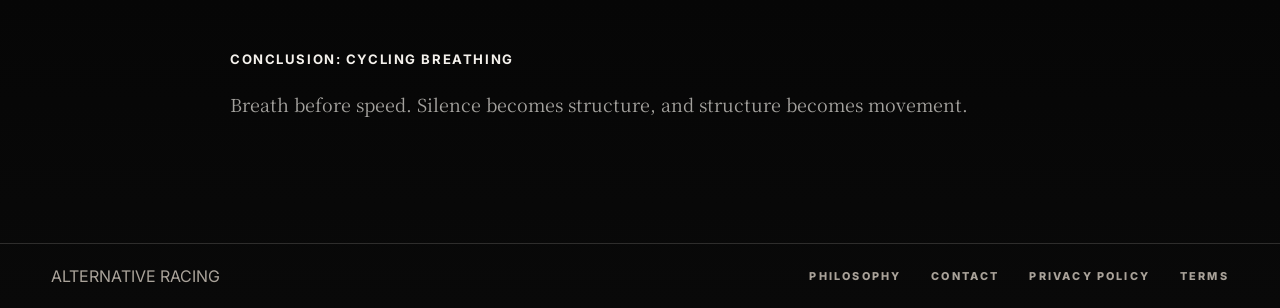
<file: journal/essay-02.html>
<!doctype html>
<html lang="en">
  <head>
    <meta charset="UTF-8" />
    <meta name="viewport" content="width=device-width, initial-scale=1.0" />
    <meta
      name="description"
      content="Cycling Breathing as silence, rhythm, and preparation before speed."
    />
    <!--
    Google AdSense placeholder:
    After approval, insert the async AdSense script here.
    Example:
    <script async src="https://pagead2.googlesyndication.com/pagead/js/adsbygoogle.js?client=ca-pub-XXXXXXXXXXXXXXX" crossorigin="anonymous"></script>
    -->
    <title>Breath Before Speed. | ALTERNATIVE RACING</title>
    <link rel="preconnect" href="https://fonts.googleapis.com" />
    <link rel="preconnect" href="https://fonts.gstatic.com" crossorigin />
    <link
      href="https://fonts.googleapis.com/css2?family=Inter:wght@500;700;800;900&family=Noto+Serif+JP:wght@700;900&display=swap"
      rel="stylesheet"
    />
    <link rel="stylesheet" href="../assets/styles.css" />
  </head>
  <body>
    <header class="site-header">
      <a class="brand-mark" href="../index.html#top">Alternative Racing</a>
      <nav class="site-nav" aria-label="Primary navigation">
        <a href="../index.html#equipment">Equipment</a>
        <a href="../philosophy.html">Philosophy</a>
        <a href="index.html">Journal</a>
      </nav>
    </header>

    <main>
      <article class="article">
        <header class="article-hero">
          <div>
            <p class="eyebrow">Notes from the Bank</p>
            <h1 class="article-title">Breath Before Speed. Cycling Breathing and the Moment Before Movement.</h1>
          </div>
          <p class="article-lead">
            How silence becomes movement before the first violent change in pace.
          </p>
        </header>

        <section class="article-body">
          <h2>Cycling Breathing</h2>
          <p>
            Cycling breathing is not a wellness accessory. In track racing, breath is timing,
            restraint, and a way to keep the body from speaking too early.
          </p>

          <h3>Silence Before Acceleration</h3>
          <p>
            The body knows before the crowd knows. The breath narrows the moment,
            holding speed in reserve until movement becomes necessary.
          </p>

          <h3>Rhythm Under Pressure</h3>
          <p>
            A rider does not only count distance. The rider listens to rhythm:
            wheel, shoulder, breath, line, pressure.
          </p>

          <div class="ads-wrapper">
            <span>Sponsored Link Placeholder</span>
          </div>

          <h3>Conclusion: Cycling Breathing</h3>
          <p>
            Breath before speed. Silence becomes structure, and structure becomes movement.
          </p>
        </section>
      </article>
    </main>

    <footer class="site-footer">
      <span>ALTERNATIVE RACING</span>
      <nav class="footer-links" aria-label="Footer navigation">
        <a href="../philosophy.html">PHILOSOPHY</a>
        <a href="../contact.html">CONTACT</a>
        <a href="../privacy.html">PRIVACY POLICY</a>
        <a href="../terms.html">TERMS</a>
      </nav>
    </footer>
  </body>
</html>
</file>
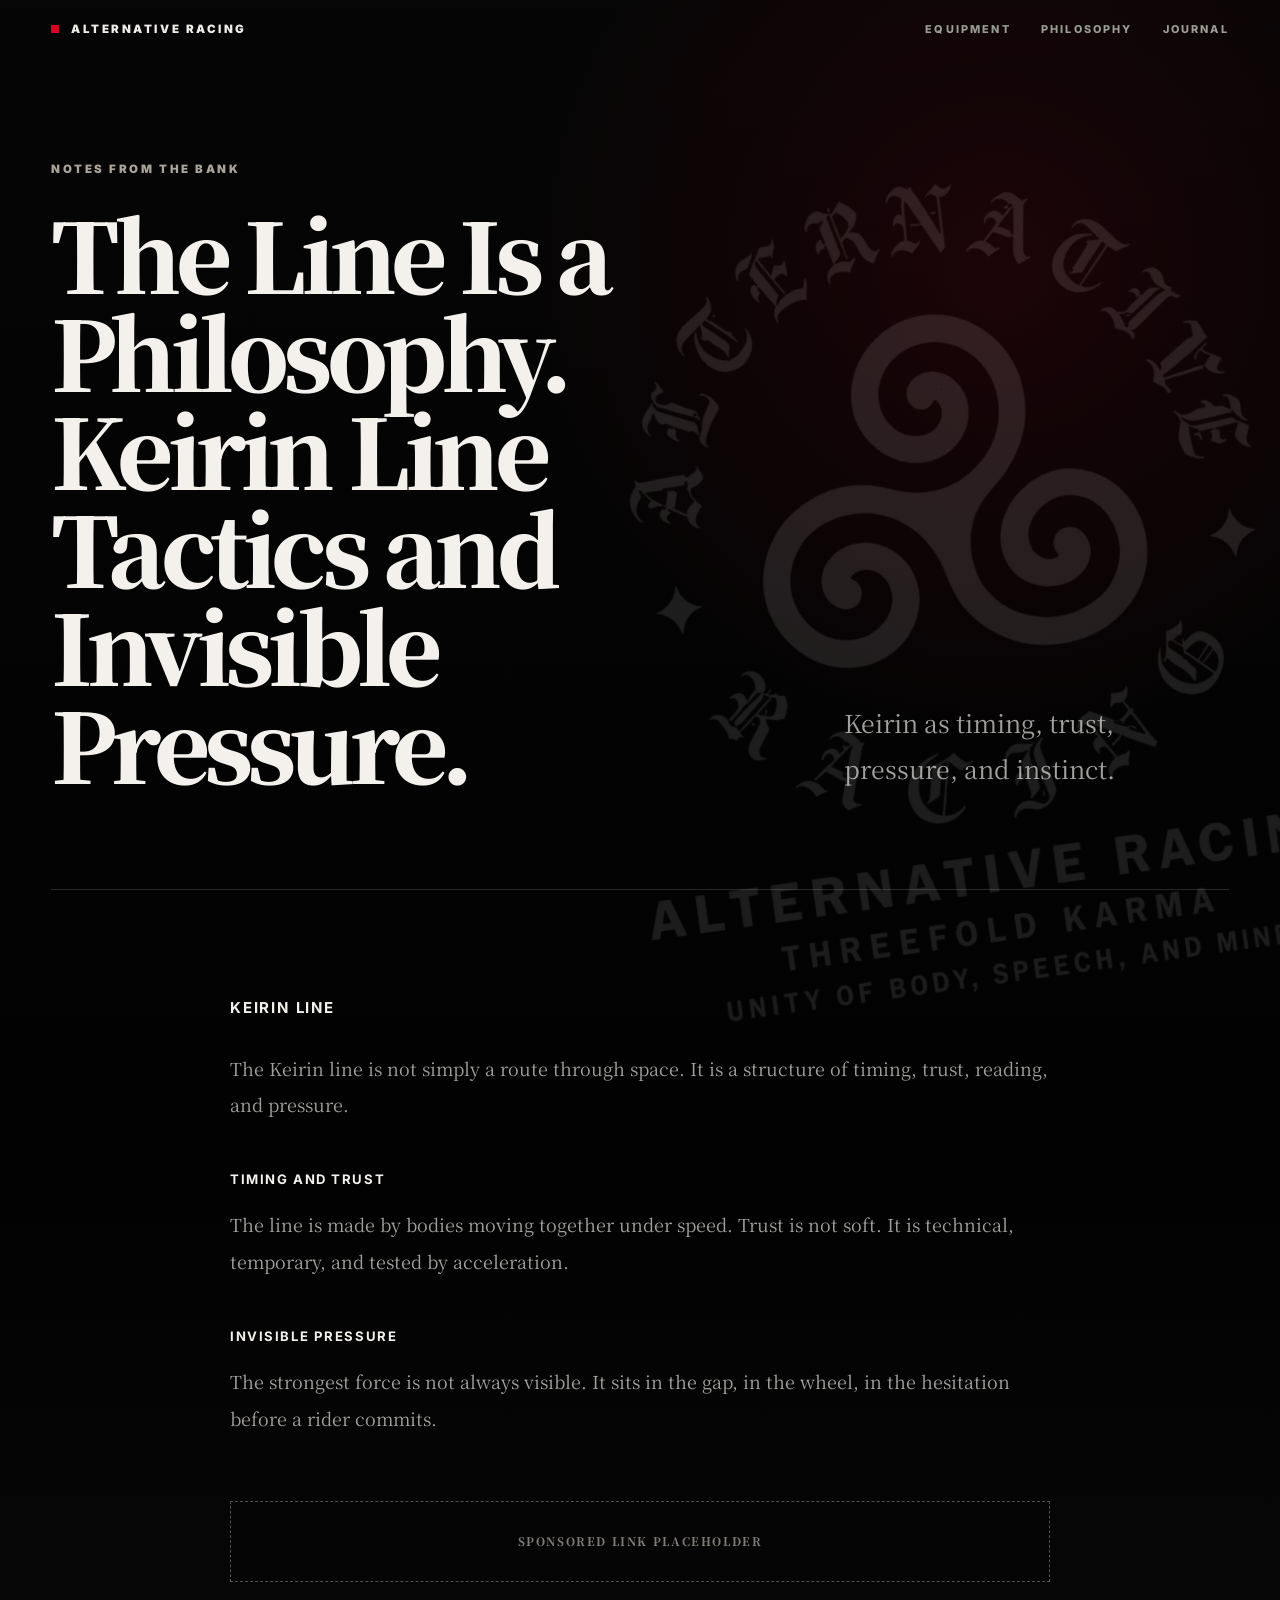
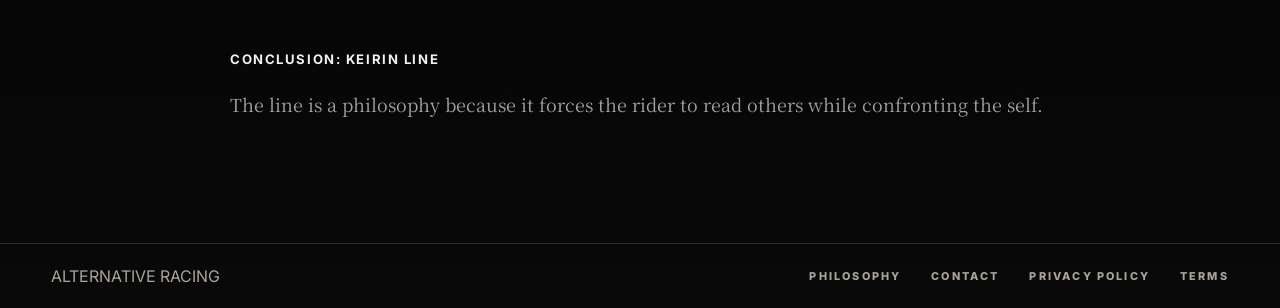
<file: journal/essay-03.html>
<!doctype html>
<html lang="en">
  <head>
    <meta charset="UTF-8" />
    <meta name="viewport" content="width=device-width, initial-scale=1.0" />
    <meta
      name="description"
      content="Keirin Line tactics, trust, timing, and invisible pressure in track racing culture."
    />
    <!--
    Google AdSense placeholder:
    After approval, insert the async AdSense script here.
    Example:
    <script async src="https://pagead2.googlesyndication.com/pagead/js/adsbygoogle.js?client=ca-pub-XXXXXXXXXXXXXXX" crossorigin="anonymous"></script>
    -->
    <title>The Line Is a Philosophy. | ALTERNATIVE RACING</title>
    <link rel="preconnect" href="https://fonts.googleapis.com" />
    <link rel="preconnect" href="https://fonts.gstatic.com" crossorigin />
    <link
      href="https://fonts.googleapis.com/css2?family=Inter:wght@500;700;800;900&family=Noto+Serif+JP:wght@700;900&display=swap"
      rel="stylesheet"
    />
    <link rel="stylesheet" href="../assets/styles.css" />
  </head>
  <body>
    <header class="site-header">
      <a class="brand-mark" href="../index.html#top">Alternative Racing</a>
      <nav class="site-nav" aria-label="Primary navigation">
        <a href="../index.html#equipment">Equipment</a>
        <a href="../philosophy.html">Philosophy</a>
        <a href="index.html">Journal</a>
      </nav>
    </header>

    <main>
      <article class="article">
        <header class="article-hero">
          <div>
            <p class="eyebrow">Notes from the Bank</p>
            <h1 class="article-title">The Line Is a Philosophy. Keirin Line Tactics and Invisible Pressure.</h1>
          </div>
          <p class="article-lead">
            Keirin as timing, trust, pressure, and instinct.
          </p>
        </header>

        <section class="article-body">
          <h2>Keirin Line</h2>
          <p>
            The Keirin line is not simply a route through space. It is a structure of timing,
            trust, reading, and pressure.
          </p>

          <h3>Timing and Trust</h3>
          <p>
            The line is made by bodies moving together under speed. Trust is not soft.
            It is technical, temporary, and tested by acceleration.
          </p>

          <h3>Invisible Pressure</h3>
          <p>
            The strongest force is not always visible. It sits in the gap,
            in the wheel, in the hesitation before a rider commits.
          </p>

          <div class="ads-wrapper">
            <span>Sponsored Link Placeholder</span>
          </div>

          <h3>Conclusion: Keirin Line</h3>
          <p>
            The line is a philosophy because it forces the rider to read others while confronting the self.
          </p>
        </section>
      </article>
    </main>

    <footer class="site-footer">
      <span>ALTERNATIVE RACING</span>
      <nav class="footer-links" aria-label="Footer navigation">
        <a href="../philosophy.html">PHILOSOPHY</a>
        <a href="../contact.html">CONTACT</a>
        <a href="../privacy.html">PRIVACY POLICY</a>
        <a href="../terms.html">TERMS</a>
      </nav>
    </footer>
  </body>
</html>
</file>
<file: hitsudan-board/styles.css>
:root {
  color-scheme: light;
  --bg: #f7f5ef;
  --ink: #111111;
  --panel: #ffffff;
  --line: #d7d1c4;
  --accent: #0f766e;
  --warn: #b45309;
  --text-size: 72px;
}

* { box-sizing: border-box; }

html, body {
  margin: 0;
  width: 100%;
  min-height: 100%;
  background: var(--bg);
  color: var(--ink);
  font-family: system-ui, -apple-system, BlinkMacSystemFont, "Segoe UI", sans-serif;
  overscroll-behavior: none;
}

button, input, textarea { font: inherit; }

.app {
  min-height: 100svh;
  display: grid;
  grid-template-rows: minmax(0, 1fr) auto auto;
  gap: 10px;
  padding: max(10px, env(safe-area-inset-top)) max(10px, env(safe-area-inset-right)) max(10px, env(safe-area-inset-bottom)) max(10px, env(safe-area-inset-left));
}

.display {
  min-height: 0;
  border: 1px solid var(--line);
  border-radius: 8px;
  background: var(--panel);
  overflow: hidden;
}

textarea {
  width: 100%;
  height: 100%;
  min-height: 64svh;
  resize: none;
  border: 0;
  border-radius: 8px;
  background: transparent;
  color: var(--ink);
  padding: 18px;
  font-size: var(--text-size);
  font-weight: 900;
  line-height: 1.08;
  text-align: left;
  white-space: pre-wrap;
  overflow-wrap: anywhere;
  overflow-y: auto;
  -webkit-overflow-scrolling: touch;
  transform-origin: center;
}

.app.flipped textarea {
  transform: rotate(180deg);
}

textarea:focus { outline: none; }
textarea::placeholder { color: #777; }

.controls {
  display: grid;
  grid-template-columns: repeat(3, 1fr);
  gap: 10px;
  align-items: center;
}

button {
  min-height: 64px;
  border: 1px solid var(--line);
  border-radius: 8px;
  background: var(--panel);
  color: var(--ink);
  padding: 0 14px;
  cursor: pointer;
  font-size: 20px;
  font-weight: 800;
  touch-action: manipulation;
}

button:disabled {
  opacity: 0.45;
}

.icon-button {
  display: grid;
  place-items: center;
  min-height: 68px;
  padding: 0;
}

.icon-button svg {
  width: 34px;
  height: 34px;
  fill: none;
  stroke: currentColor;
  stroke-width: 2.4;
  stroke-linecap: round;
  stroke-linejoin: round;
}

#micButton {
  background: var(--accent);
  border-color: var(--accent);
  color: white;
}

#micButton.listening {
  background: var(--warn);
  border-color: var(--warn);
}

#flipButton.active {
  background: #1f2937;
  border-color: #1f2937;
  color: white;
}

label {
  grid-column: 1 / -1;
  display: grid;
  grid-template-columns: auto 1fr;
  gap: 12px;
  align-items: center;
  color: #444;
  font-size: 16px;
  white-space: nowrap;
}

input[type="range"] {
  width: 100%;
  height: 36px;
  accent-color: var(--accent);
}

.status {
  margin: 0;
  min-height: 20px;
  color: #555;
  font-size: 14px;
  line-height: 1.3;
}

@media (min-width: 721px) {
  .app {
    max-width: 480px;
    margin: 0 auto;
  }
}
</file>
<file: assets/styles.css>
:root {
  color-scheme: dark;
  --bg: #020202;
  --ink: #f4f1ec;
  --muted: #aaa39a;
  --dim: rgba(244, 241, 236, 0.66);
  --line: rgba(244, 241, 236, 0.16);
  --line-strong: rgba(244, 241, 236, 0.32);
  --panel: rgba(7, 7, 7, 0.68);
  --red: #d90024;
}

* {
  box-sizing: border-box;
}

html {
  scroll-behavior: smooth;
}

body {
  margin: 0;
  min-height: 100vh;
  overflow-x: hidden;
  background:
    radial-gradient(circle at 78% 14%, rgba(217, 0, 36, 0.12), transparent 30rem),
    linear-gradient(180deg, #050505 0%, var(--bg) 62%, #090909 100%);
  color: var(--ink);
  font-family: Inter, "Helvetica Neue", Arial, sans-serif;
}

body::before {
  position: fixed;
  inset: 0;
  z-index: -3;
  pointer-events: none;
  content: "";
  opacity: 0.24;
  background-image:
    linear-gradient(rgba(255, 255, 255, 0.035) 1px, transparent 1px),
    linear-gradient(90deg, rgba(255, 255, 255, 0.025) 1px, transparent 1px);
  background-size: 96px 96px;
  mask-image: linear-gradient(to bottom, black, transparent 82%);
}

body::after {
  position: fixed;
  top: 8vh;
  right: -12vw;
  z-index: -2;
  width: min(82vw, 980px);
  aspect-ratio: 1;
  pointer-events: none;
  content: "";
  background: var(--page-logo, url("../logo.png")) center / contain no-repeat;
  opacity: 0.1;
  transform: rotate(-8deg);
}

a {
  color: inherit;
}

.site-header,
.site-footer {
  display: flex;
  align-items: center;
  justify-content: space-between;
  gap: 24px;
  padding: 22px clamp(18px, 4vw, 58px);
}

.site-header {
  position: fixed;
  inset: 0 0 auto;
  z-index: 20;
  mix-blend-mode: difference;
}

.brand-mark {
  display: inline-flex;
  align-items: center;
  gap: 12px;
  font-size: 0.72rem;
  font-weight: 900;
  letter-spacing: 0.22em;
  text-decoration: none;
  text-transform: uppercase;
}

.brand-mark::before {
  width: 8px;
  height: 8px;
  content: "";
  background: var(--red);
}

.site-nav,
.footer-links {
  display: flex;
  flex-wrap: wrap;
  gap: clamp(14px, 2.4vw, 30px);
  font-size: 0.68rem;
  font-weight: 800;
  letter-spacing: 0.2em;
  text-transform: uppercase;
}

.site-nav a,
.footer-links a {
  color: var(--muted);
  text-decoration: none;
}

.site-nav a:hover,
.site-nav a:focus-visible,
.footer-links a:hover,
.footer-links a:focus-visible {
  color: var(--ink);
  outline: none;
}

main {
  padding: clamp(128px, 18vh, 210px) clamp(18px, 4vw, 58px) 92px;
}

.page-hero,
.article-hero {
  display: grid;
  grid-template-columns: minmax(0, 1fr) minmax(280px, 0.58fr);
  gap: clamp(36px, 8vw, 120px);
  align-items: end;
  border-bottom: 1px solid var(--line);
  padding-bottom: clamp(46px, 8vw, 98px);
}

.eyebrow,
.article-meta {
  margin: 0;
  color: var(--muted);
  font-size: 0.72rem;
  font-weight: 900;
  letter-spacing: 0.22em;
  text-transform: uppercase;
}

.eyebrow {
  margin-bottom: 28px;
}

h1,
h2,
h3,
p {
  margin-top: 0;
}

.page-title {
  max-width: 11ch;
  margin-bottom: 0;
  font-size: clamp(4.4rem, 13vw, 12rem);
  font-weight: 900;
  line-height: 0.78;
  letter-spacing: -0.08em;
  text-transform: uppercase;
}

.page-lead,
.article-lead {
  margin-bottom: 0;
  color: var(--dim);
  font-family: "Noto Serif JP", serif;
  font-size: clamp(1.12rem, 2vw, 1.55rem);
  line-height: 1.85;
}

.page-lead strong {
  display: block;
  margin-bottom: 22px;
  color: var(--ink);
  font-size: clamp(1.55rem, 3vw, 2.9rem);
  line-height: 1.35;
}

.content-grid,
.signal-grid,
.journal-list {
  display: grid;
  gap: 1px;
  margin-top: clamp(56px, 8vw, 110px);
  border: 1px solid var(--line);
  background: var(--line);
}

.content-grid {
  grid-template-columns: minmax(0, 0.9fr) minmax(0, 1.1fr);
}

.signal-grid,
.journal-list {
  grid-template-columns: repeat(3, minmax(0, 1fr));
}

.panel,
.signal,
.journal-card {
  background:
    linear-gradient(180deg, rgba(255, 255, 255, 0.035), rgba(255, 255, 255, 0.01)),
    rgba(0, 0, 0, 0.64);
}

.panel,
.signal {
  padding: clamp(22px, 3vw, 34px);
}

.panel p,
.signal span,
.journal-card p {
  color: var(--dim);
  line-height: 1.8;
}

.signal {
  min-height: 240px;
}

.signal b {
  display: block;
  margin-bottom: 42px;
  color: var(--ink);
  font-size: 0.78rem;
  letter-spacing: 0.2em;
  text-transform: uppercase;
}

.journal-card {
  display: grid;
  gap: 28px;
  min-height: 320px;
  padding: clamp(22px, 3vw, 34px);
  text-decoration: none;
}

.journal-card h2,
.journal-card h3 {
  margin: auto 0 0;
  font-family: "Noto Serif JP", serif;
  font-size: clamp(1.35rem, 2vw, 2rem);
  line-height: 1.45;
}

.article {
  max-width: 1320px;
}

.article-hero {
  grid-template-columns: minmax(0, 0.86fr) minmax(280px, 0.48fr);
}

.article-title {
  max-width: 14ch;
  margin-bottom: 0;
  font-family: "Noto Serif JP", serif;
  font-size: clamp(2.7rem, 7.5vw, 7rem);
  font-weight: 900;
  line-height: 1.02;
  letter-spacing: -0.06em;
}

.article-body {
  max-width: 820px;
  margin: clamp(56px, 8vw, 104px) auto 0;
  color: var(--dim);
  font-family: "Noto Serif JP", serif;
  font-size: clamp(1rem, 1.4vw, 1.12rem);
  line-height: 2.05;
}

.article-body h2,
.article-body h3 {
  color: var(--ink);
  font-family: Inter, "Helvetica Neue", Arial, sans-serif;
  letter-spacing: 0.12em;
  text-transform: uppercase;
}

.article-body h2 {
  margin: 0 0 26px;
  font-size: 0.94rem;
}

.article-body h3 {
  margin: 3.3em 0 1em;
  font-size: 0.82rem;
}

.article-body p {
  margin-bottom: 1.55em;
}

.ads-wrapper {
  margin: clamp(32px, 5vw, 64px) 0;
  padding: clamp(18px, 3vw, 28px);
  border: 1px dashed var(--line-strong);
  background: var(--panel);
  color: var(--muted);
  font-size: 0.72rem;
  font-weight: 800;
  letter-spacing: 0.14em;
  text-align: center;
  text-transform: uppercase;
}

.ads-wrapper span {
  opacity: 0.75;
}

.site-footer {
  border-top: 1px solid var(--line);
  color: var(--muted);
}

@media (max-width: 900px) {
  .site-nav {
    display: none;
  }

  .page-hero,
  .article-hero,
  .content-grid,
  .signal-grid,
  .journal-list {
    grid-template-columns: 1fr;
  }

  .page-title {
    font-size: clamp(4rem, 21vw, 7rem);
  }

  .article-title {
    font-size: clamp(2.8rem, 15vw, 5.4rem);
  }

  .site-footer {
    align-items: flex-start;
    flex-direction: column;
  }
}
</file>
